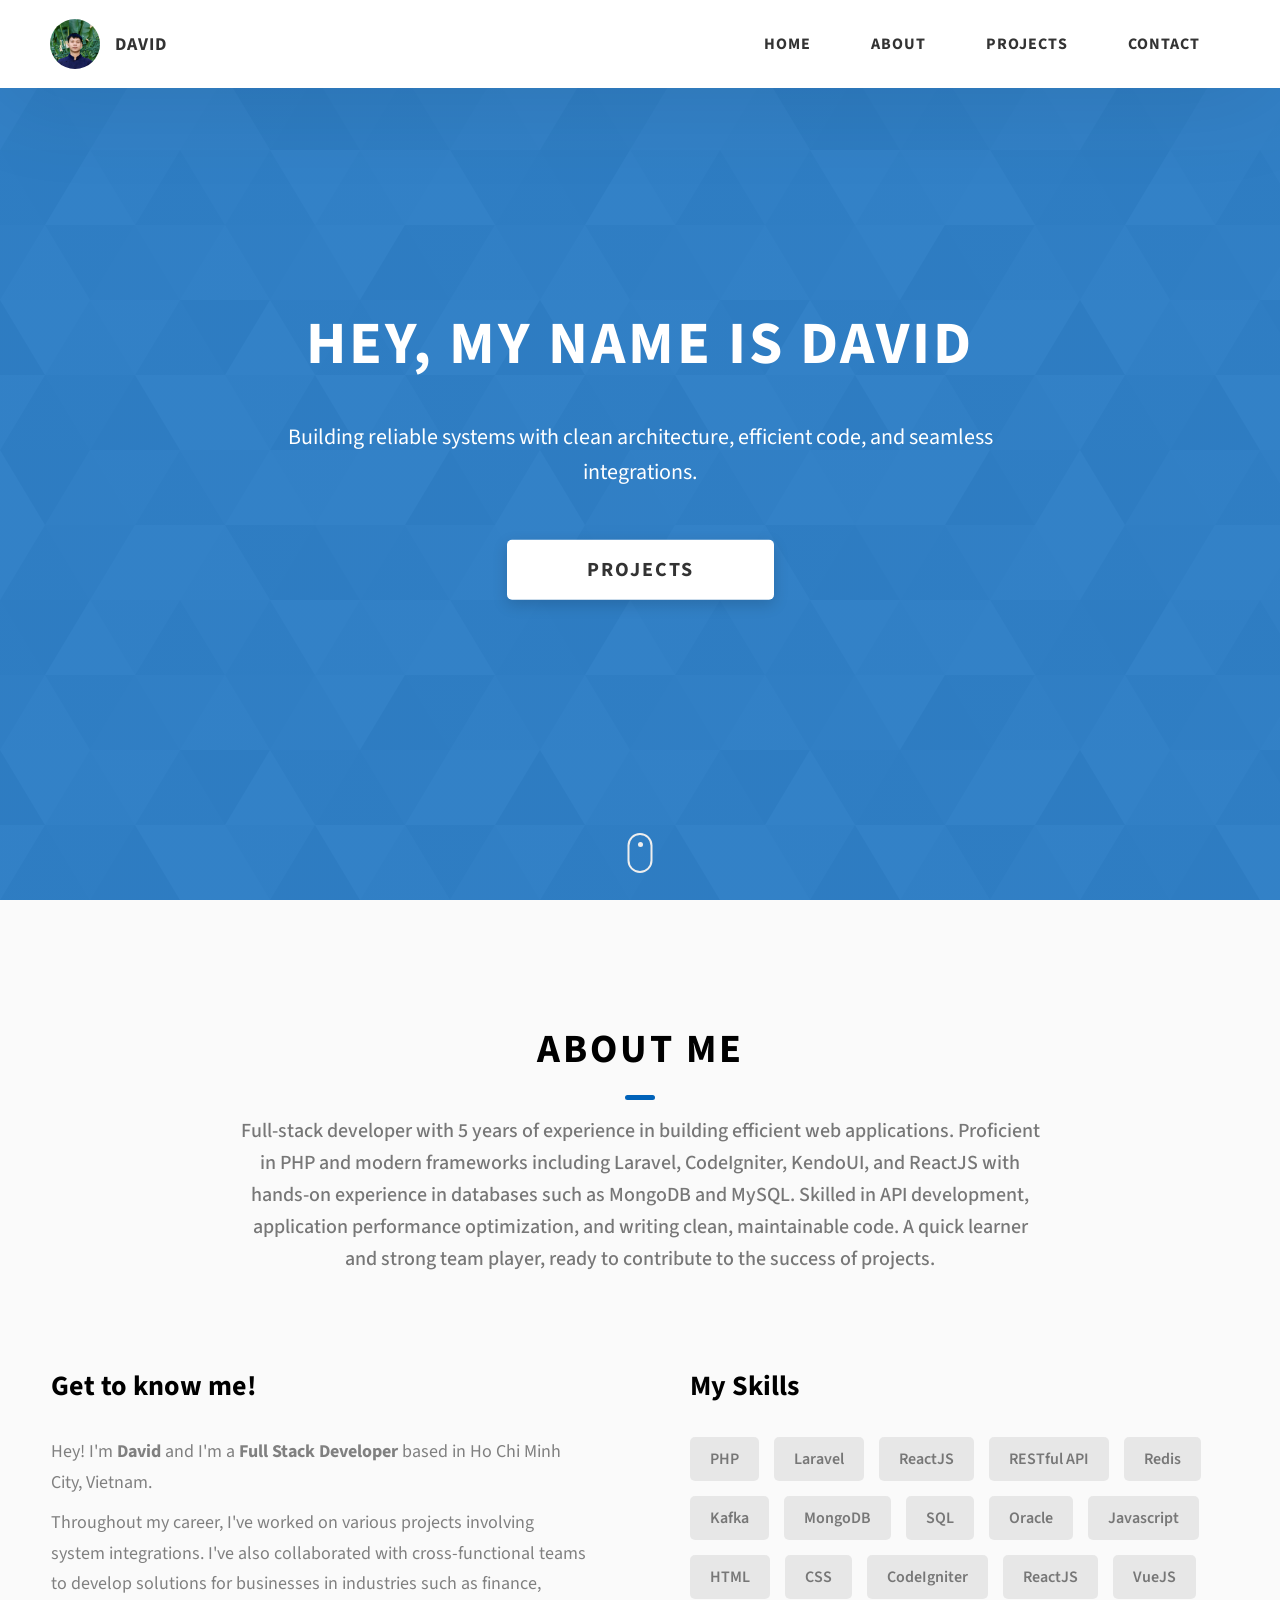
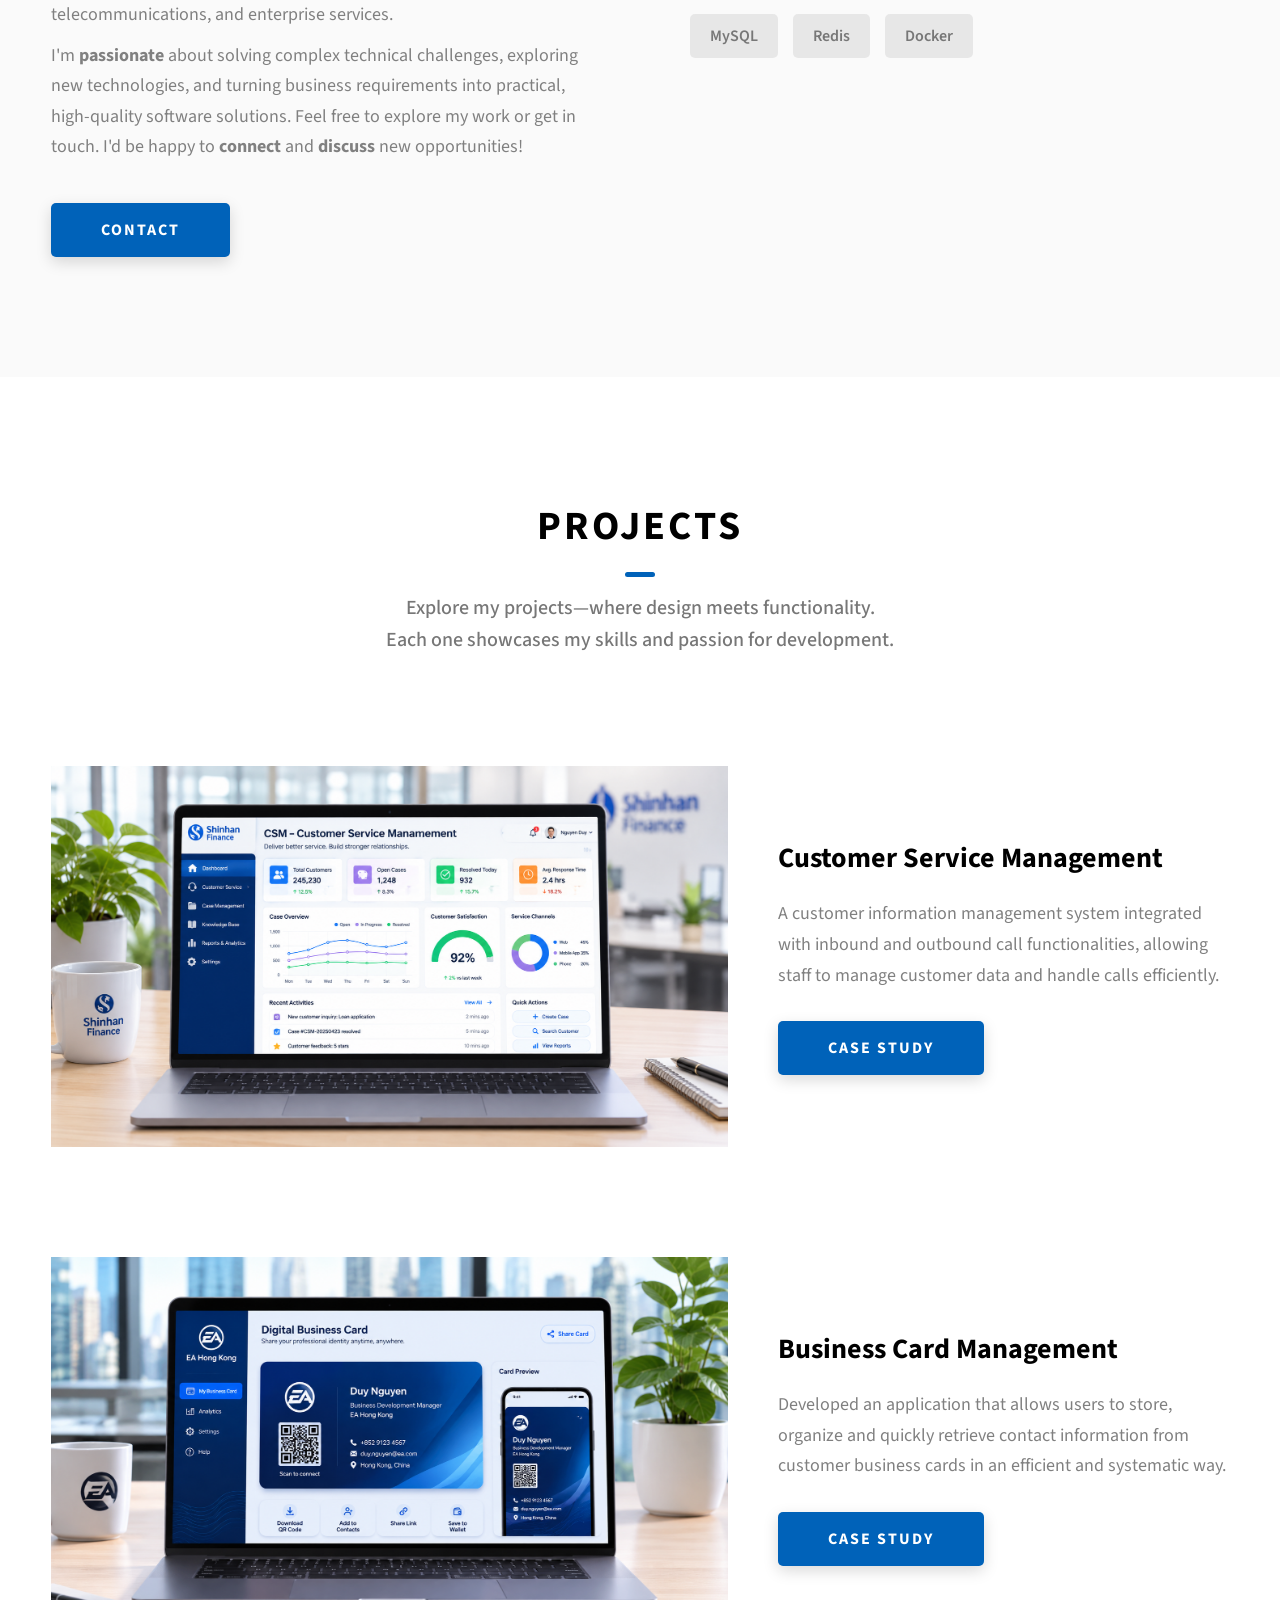
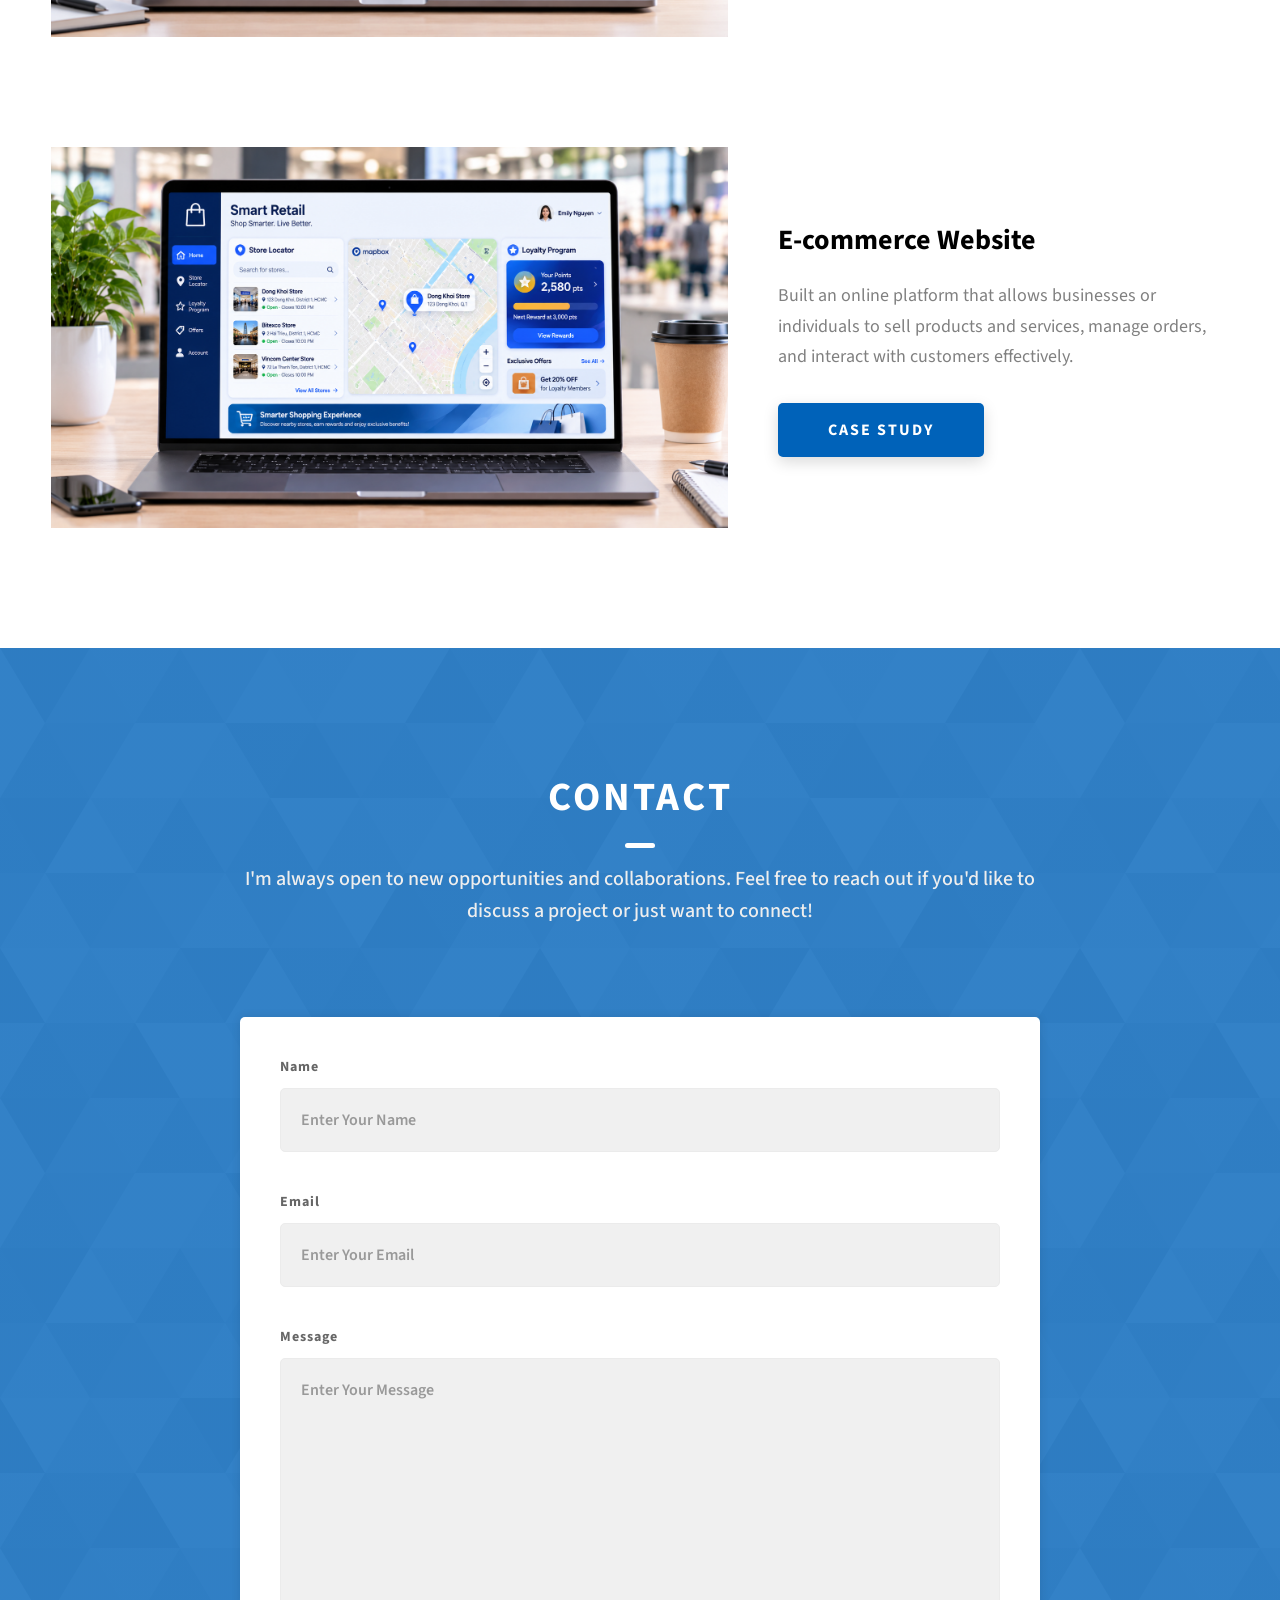
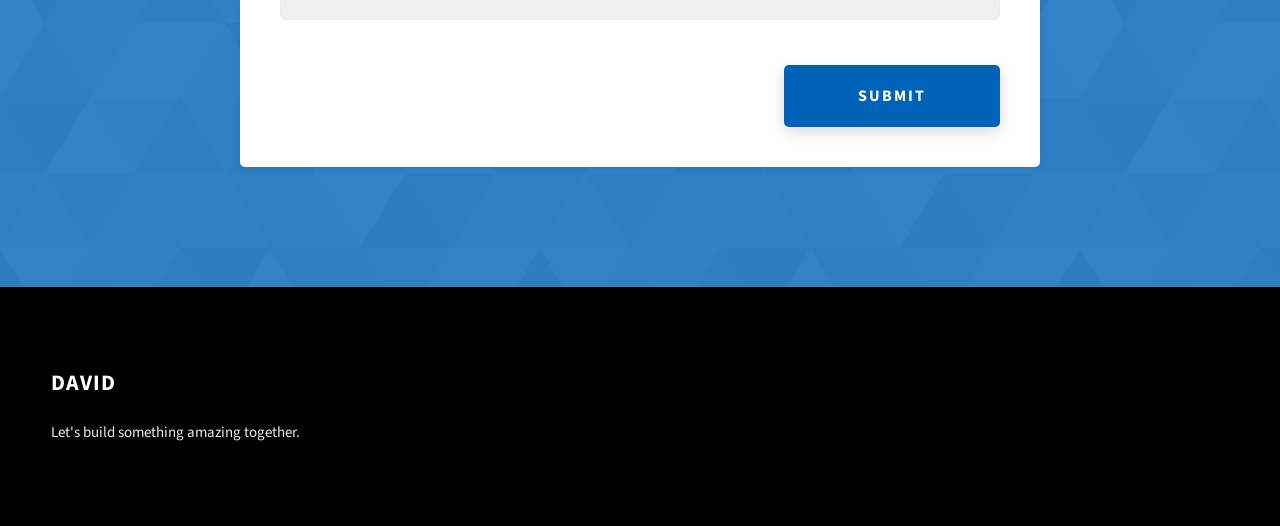
<file: index.html>
<!DOCTYPE html>
<html lang="en">
  <head>
    <meta charset="UTF-8" />
    <meta name="viewport" content="width=device-width, initial-scale=1.0" />
    <meta http-equiv="X-UA-Compatible" content="ie=edge" />
    <title>NguyenDuy</title>
    <meta name="description" content="Portfolio Template for Developer" />

    <link rel="stylesheet" href="css/style.css" />

    <link rel="preconnect" href="https://fonts.googleapis.com" />
    <link rel="preconnect" href="https://fonts.gstatic.com" crossorigin />
    <link
      href="https://fonts.googleapis.com/css2?family=Source+Sans+Pro:wght@400;600;700;900&display=swap"
      rel="stylesheet"
    />
  </head>
  <body>
    <header class="header">
      <div class="header__content">
        <div class="header__logo-container">
          <div class="header__logo-img-cont">
            <img
              src="./assets/png/dd.png"
              alt="Ram Maheshwari Logo Image"
              class="header__logo-img"
            />
          </div>
          <span class="header__logo-sub">David</span>
        </div>
        <div class="header__main">
          <ul class="header__links">
            <li class="header__link-wrapper">
              <a href="./index.html" class="header__link"> Home </a>
            </li>
            <li class="header__link-wrapper">
              <a href="./index.html#about" class="header__link">About </a>
            </li>
            <li class="header__link-wrapper">
              <a href="./index.html#projects" class="header__link">
                Projects
              </a>
            </li>
            <li class="header__link-wrapper">
              <a href="./index.html#contact" class="header__link"> Contact </a>
            </li>
          </ul>
          <div class="header__main-ham-menu-cont">
            <img
              src="./assets/svg/ham-menu.svg"
              alt="hamburger menu"
              class="header__main-ham-menu"
            />
            <img
              src="./assets/svg/ham-menu-close.svg"
              alt="hamburger menu close"
              class="header__main-ham-menu-close d-none"
            />
          </div>
        </div>
      </div>
      <div class="header__sm-menu">
        <div class="header__sm-menu-content">
          <ul class="header__sm-menu-links">
            <li class="header__sm-menu-link">
              <a href="./index.html"> Home </a>
            </li>

            <li class="header__sm-menu-link">
              <a href="./index.html#about"> About </a>
            </li>

            <li class="header__sm-menu-link">
              <a href="./index.html#projects"> Projects </a>
            </li>

            <li class="header__sm-menu-link">
              <a href="./index.html#contact"> Contact </a>
            </li>
          </ul>
        </div>
      </div>
    </header>
    <section class="home-hero">
      <div class="home-hero__content">
        <h1 class="heading-primary">Hey, My name is David</h1>
        <div class="home-hero__info">
          <p class="text-primary">
            Building reliable systems with clean architecture, efficient code, and seamless integrations.
          </p>
        </div>
        <div class="home-hero__cta">
          <a href="./#projects" class="btn btn--bg">Projects</a>
        </div>
      </div>
  
      <div class="home-hero__mouse-scroll-cont">
        <div class="mouse"></div>
      </div>
    </section>
    <section id="about" class="about sec-pad">
      <div class="main-container">
        <h2 class="heading heading-sec heading-sec__mb-med">
          <span class="heading-sec__main">About Me</span>
          <span class="heading-sec__sub">
            Full-stack developer with 5 years of experience in building efficient web applications. Proficient in PHP and modern frameworks
            including Laravel, CodeIgniter, KendoUI, and ReactJS with hands-on experience in databases such as MongoDB and MySQL. Skilled
            in API development, application performance optimization, and writing clean, maintainable code. A quick learner and strong team
            player, ready to contribute to the success of projects.
          </span>
        </h2>
        <div class="about__content">
          <div class="about__content-main">
            <h3 class="about__content-title">Get to know me!</h3>
            <div class="about__content-details">
              <p class="about__content-details-para">
                Hey! I'm
                <strong>David</strong>
                and I'm a <strong>Full Stack Developer</strong> based in
                Ho Chi Minh City, Vietnam.
              </p>
              <p class="about__content-details-para">
                Throughout my career, I've worked on various projects involving system integrations. I've also collaborated with cross-functional teams to develop solutions for businesses in industries such as finance, telecommunications, and enterprise services.
              </p>
              <p class="about__content-details-para">
                I'm <strong>passionate</strong> about solving complex technical challenges, exploring new technologies, and turning business requirements into practical, high-quality software solutions.
                Feel free to explore my work or get in touch. I'd be happy to <strong>connect</strong> and <strong>discuss</strong> new opportunities!

              </p>

              
            </div>
            <a href="./#contact" class="btn btn--med btn--theme dynamicBgClr"
              >Contact</a
            >
          </div>
          <div class="about__content-skills">
            <h3 class="about__content-title">My Skills</h3>
            <div class="skills">
              <div class="skills__skill">PHP</div>
              <div class="skills__skill">Laravel</div>
              <div class="skills__skill">ReactJS</div>
              <div class="skills__skill">RESTful API</div>
              <div class="skills__skill">Redis</div>
              <div class="skills__skill">Kafka</div>
              <div class="skills__skill">MongoDB</div>
              <div class="skills__skill">SQL</div>
              <div class="skills__skill">Oracle</div>
              <div class="skills__skill">Javascript</div>
              <div class="skills__skill">HTML</div>
              <div class="skills__skill">CSS</div>
              <div class="skills__skill">CodeIgniter</div>
              <div class="skills__skill">ReactJS</div>
              <div class="skills__skill">VueJS</div>
              <div class="skills__skill">MySQL</div>
              <div class="skills__skill">Redis</div>
              <div class="skills__skill">Docker</div>
            </div>
          </div>
        </div>
      </div>
    </section>
    <section id="projects" class="projects sec-pad">
      <div class="main-container">
        <h2 class="heading heading-sec heading-sec__mb-bg">
          <span class="heading-sec__main">Projects</span>
          <span class="heading-sec__sub">
            Explore my projects—where design meets functionality.</br>
            Each one showcases my skills and passion for development.
          </span>
        </h2>

        <div class="projects__content">
          <div class="projects__row">
            <div class="projects__row-img-cont">
              <img
                src="./assets/png/sh.png"
                alt="Software Screenshot"
                class="projects__row-img"
                loading="lazy"
              />
            </div>
            <div class="projects__row-content">
              <h3 class="projects__row-content-title">Customer Service Management</h3>
              <p class="projects__row-content-desc">
                A customer information management system integrated with inbound and outbound call
functionalities, allowing staff to manage customer data and handle calls efficiently.
              </p>
              <a
                href="./project-1.html"
                class="btn btn--med btn--theme dynamicBgClr"
                target="_blank"
                >Case Study</a
              >
            </div>
          </div>
          <div class="projects__row">
            <div class="projects__row-img-cont">
              <img
                src="./assets/png/ea.png"
                alt="Software Screenshot"
                class="projects__row-img"
                loading="lazy"
              />
            </div>
            <div class="projects__row-content">
              <h3 class="projects__row-content-title">Business Card Management</h3>
              <p class="projects__row-content-desc">
                 Developed an application that allows users to store, organize and quickly retrieve contact information
from customer business cards in an efficient and systematic way.
              </p>
              <a
                href="./project-2.html"
                class="btn btn--med btn--theme dynamicBgClr"
                target="_blank"
                >Case Study</a
              >
            </div>
          </div>
          <div class="projects__row">
            <div class="projects__row-img-cont">
              <img
                src="./assets/png/suc.png"
                alt="Software Screenshot"
                class="projects__row-img"
                loading="lazy"
              />
            </div>
            <div class="projects__row-content">
              <h3 class="projects__row-content-title">E-commerce Website</h3>
              <p class="projects__row-content-desc">
                Built an online platform that allows businesses or individuals to sell products and services, manage orders,
and interact with customers effectively.
              </p>
              <a
                href="./project-3.html"
                class="btn btn--med btn--theme dynamicBgClr"
                target="_blank"
                >Case Study</a
              >
            </div>
          </div>
        </div>
      </div>
    </section>
    <section id="contact" class="contact sec-pad dynamicBg">
      <div class="main-container">
        <h2 class="heading heading-sec heading-sec__mb-med">
          <span class="heading-sec__main heading-sec__main--lt">Contact</span>
          <span class="heading-sec__sub heading-sec__sub--lt">
             I'm always open to new opportunities and collaborations. Feel free to reach out if you'd like to discuss a project or just want to connect!
          </span>
        </h2>
        <div class="contact__form-container">
          <form action="#" class="contact__form">
            <div class="contact__form-field">
              <label class="contact__form-label" for="name">Name</label>
              <input
                required
                placeholder="Enter Your Name"
                type="text"
                class="contact__form-input"
                name="name"
                id="name"
              />
            </div>
            <div class="contact__form-field">
              <label class="contact__form-label" for="email">Email</label>
              <input
                required
                placeholder="Enter Your Email"
                type="text"
                class="contact__form-input"
                name="email"
                id="email"
              />
            </div>
            <div class="contact__form-field">
              <label class="contact__form-label" for="message">Message</label>
              <textarea
                required
                cols="30"
                rows="10"
                class="contact__form-input"
                placeholder="Enter Your Message"
                name="message"
                id="message"
              ></textarea>
            </div>
            <button type="submit" class="btn btn--theme contact__btn">
              Submit
            </button>
          </form>
        </div>
      </div>
    </section>
    <footer class="main-footer">
      <div class="main-container">
        <div class="main-footer__upper">
          <div class="main-footer__row main-footer__row-1">
            
          </div>
          <div class="main-footer__row main-footer__row-2">
            <h4 class="heading heading-sm text-lt">David</h4>
            <p class="main-footer__short-desc">
              Let's build something amazing together.
            </p>
          </div>
        </div>

   
      </div>
    </footer>

    <script src="./index.js"></script>
  </body>
</html>
</file>
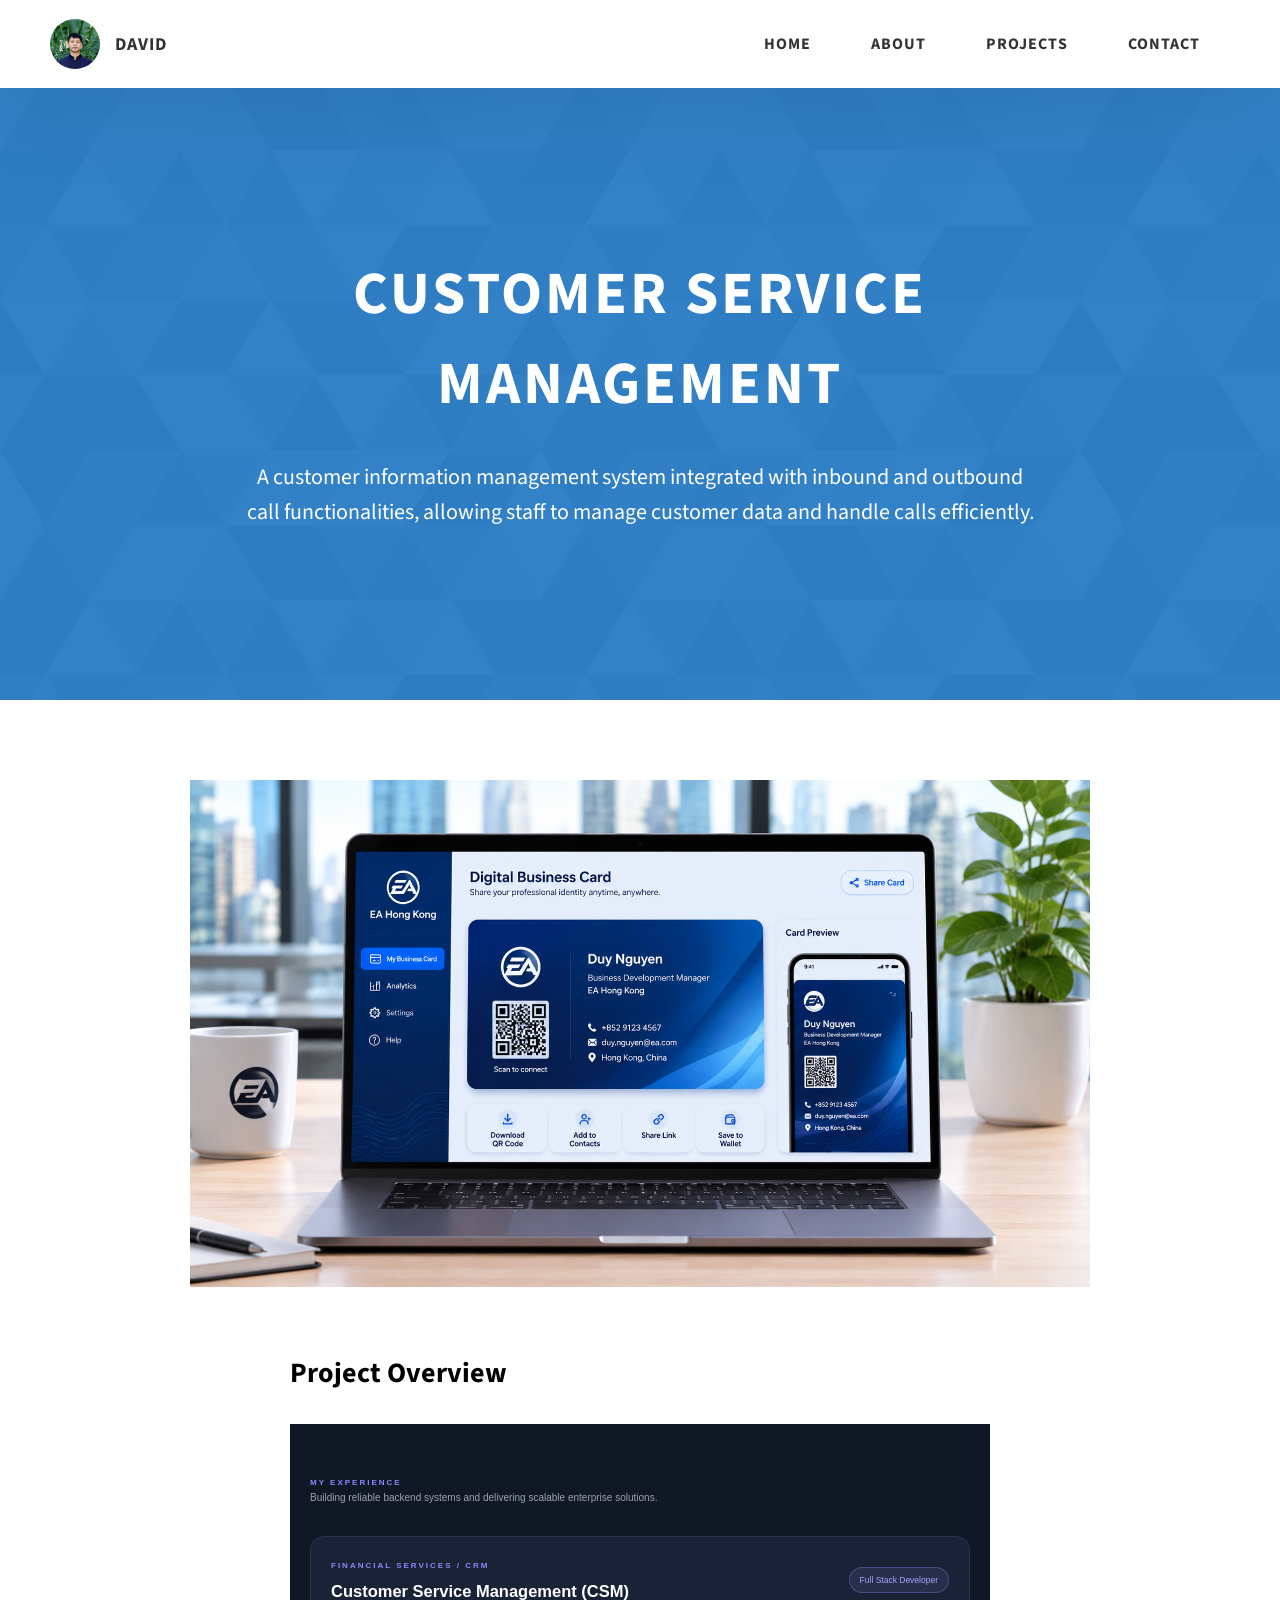
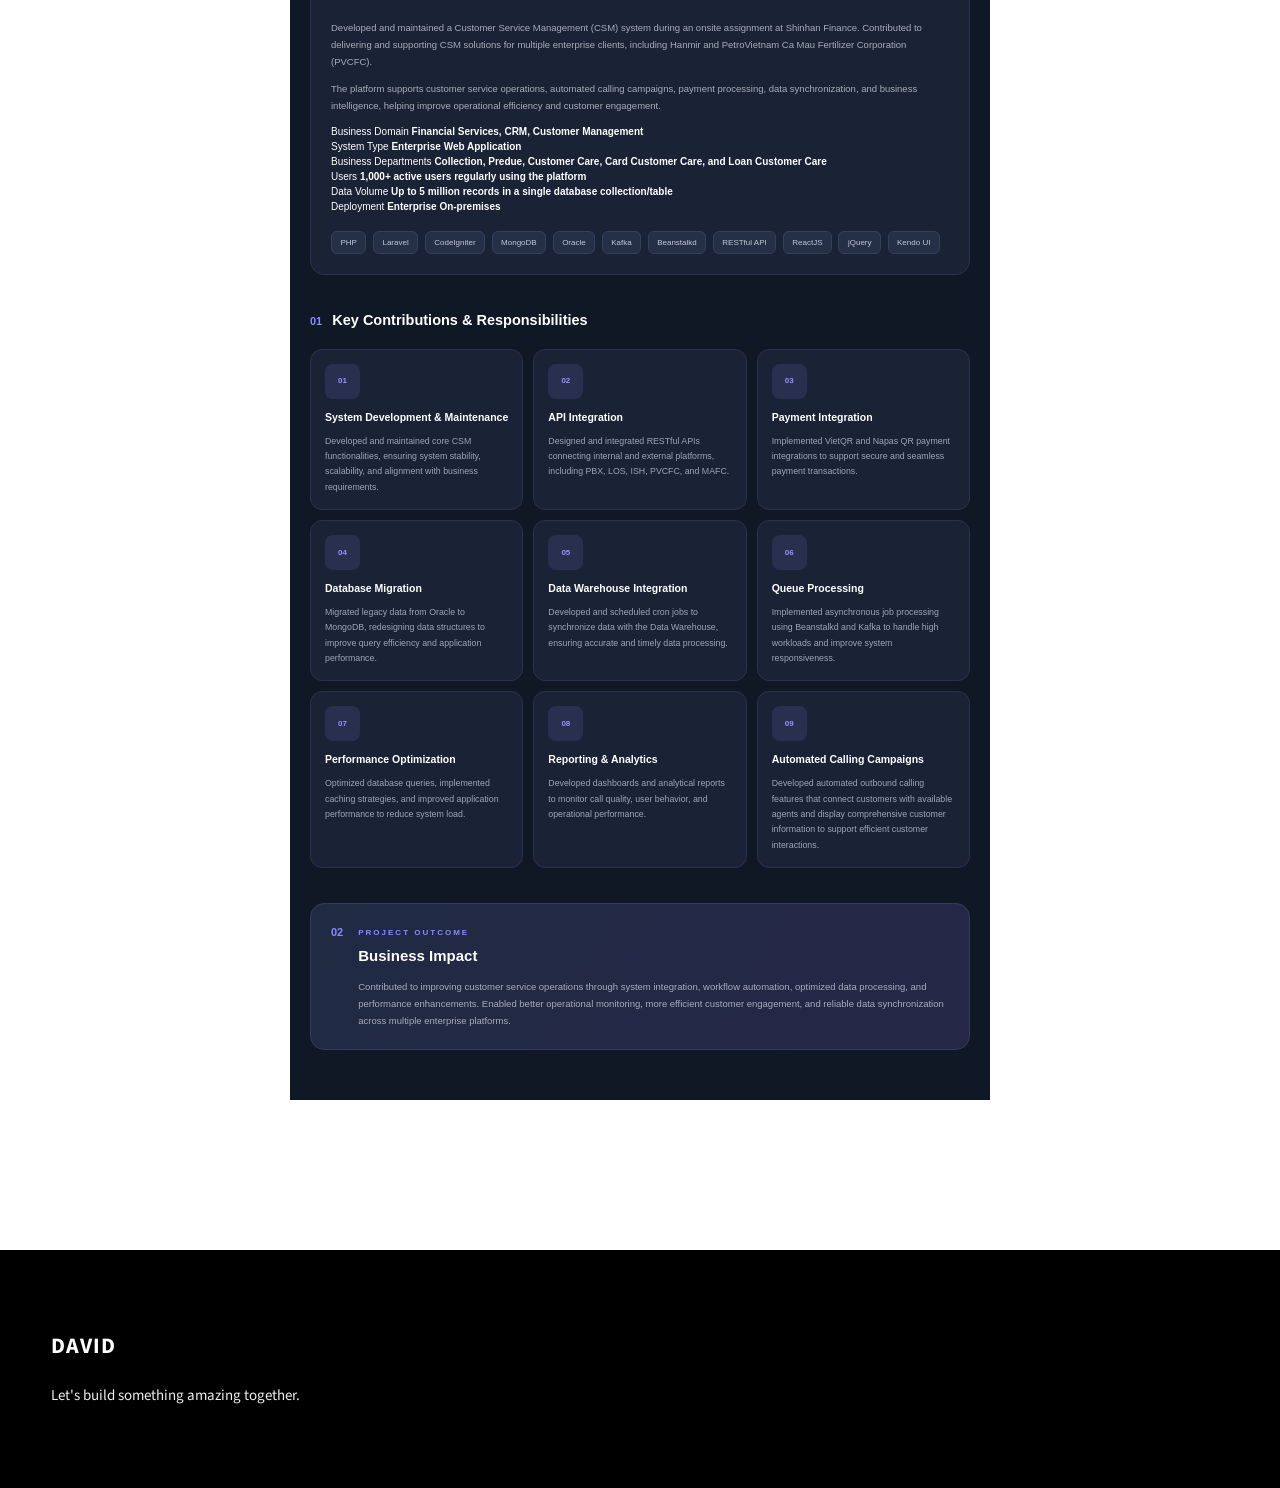
<file: project-1.html>
<!doctype html>
<html lang="en">
  <head>
    <meta charset="UTF-8" />
    <meta name="viewport" content="width=device-width, initial-scale=1.0" />
    <meta http-equiv="X-UA-Compatible" content="ie=edge" />
    <title>NguyenDuy</title>
    <meta name="description" content="Case study page of Project" />

    <link rel="stylesheet" href="css/style.css" />

    <link rel="preconnect" href="https://fonts.googleapis.com" />
    <link rel="preconnect" href="https://fonts.gstatic.com" crossorigin />
    <link
      href="https://fonts.googleapis.com/css2?family=Source+Sans+Pro:wght@400;600;700;900&display=swap"
      rel="stylesheet"
    />
  </head>
  <body>
    <header class="header">
      <div class="header__content">
        <div class="header__logo-container">
          <div class="header__logo-img-cont">
            <img
              src="./assets/png/dd.png"
              alt="Ram Maheshwari Logo Image"
              class="header__logo-img"
            />
          </div>
          <span class="header__logo-sub">David</span>
        </div>
        <div class="header__main">
          <ul class="header__links">
            <li class="header__link-wrapper">
              <a href="./index.html" class="header__link"> Home </a>
            </li>
            <li class="header__link-wrapper">
              <a href="./index.html#about" class="header__link">About </a>
            </li>
            <li class="header__link-wrapper">
              <a href="./index.html#projects" class="header__link">
                Projects
              </a>
            </li>
            <li class="header__link-wrapper">
              <a href="./index.html#contact" class="header__link"> Contact </a>
            </li>
          </ul>
          <div class="header__main-ham-menu-cont">
            <img
              src="./assets/svg/ham-menu.svg"
              alt="hamburger menu"
              class="header__main-ham-menu"
            />
            <img
              src="./assets/svg/ham-menu-close.svg"
              alt="hamburger menu close"
              class="header__main-ham-menu-close d-none"
            />
          </div>
        </div>
      </div>
      <div class="header__sm-menu">
        <div class="header__sm-menu-content">
          <ul class="header__sm-menu-links">
            <li class="header__sm-menu-link">
              <a href="./index.html"> Home </a>
            </li>

            <li class="header__sm-menu-link">
              <a href="./index.html#about"> About </a>
            </li>

            <li class="header__sm-menu-link">
              <a href="./index.html#projects"> Projects </a>
            </li>

            <li class="header__sm-menu-link">
              <a href="./index.html#contact"> Contact </a>
            </li>
          </ul>
        </div>
      </div>
    </header>
    <section class="project-cs-hero">
      <div class="project-cs-hero__content">
        <h1 class="heading-primary">Customer Service Management</h1>
        <div class="project-cs-hero__info">
          <p class="text-primary">
            A customer information management system integrated with inbound and
            outbound call functionalities, allowing staff to manage customer
            data and handle calls efficiently.
          </p>
        </div>
      </div>
    </section>
    <section class="project-details">
      <div class="main-container">
        <div class="project-details__content">
          <div class="project-details__showcase-img-cont">
            <img
              src="./assets/png/ea.png"
              alt="Project Image"
              class="project-details__showcase-img"
            />
          </div>
          <div class="project-details__content-main">
            <div class="project-details__desc">
              <h3 class="project-details__content-title">Project Overview</h3>

              <section class="project-overview" id="projects">
                <div class="project-container">
                  <!-- Section Header -->
                  <div class="section-header">
                    <span class="section-label">MY EXPERIENCE</span>
                    <p>
                      Building reliable backend systems and delivering scalable
                      enterprise solutions.
                    </p>
                  </div>

                  <!-- Project Introduction -->
                  <div class="project-intro">
                    <div class="project-heading">
                      <div>
                        <span class="project-category"
                          >FINANCIAL SERVICES / CRM</span
                        >
                        <h3>Customer Service Management (CSM)</h3>
                      </div>
                      <span class="project-role">Full Stack Developer</span>
                    </div>

                    <p>
                      Developed and maintained a Customer Service Management
                      (CSM) system during an onsite assignment at Shinhan
                      Finance. Contributed to delivering and supporting CSM
                      solutions for multiple enterprise clients, including
                      Hanmir and PetroVietnam Ca Mau Fertilizer Corporation
                      (PVCFC).
                    </p>

                    <p>
                      The platform supports customer service operations,
                      automated calling campaigns, payment processing, data
                      synchronization, and business intelligence, helping
                      improve operational efficiency and customer engagement.
                    </p>
                    <div class="project-meta">
                      <div>
                        <span class="meta-label">Business Domain</span>
                        <strong>Financial Services, CRM, Customer Management</strong>
                      </div>

                      <div>
                        <span class="meta-label">System Type</span>
                        <strong>Enterprise Web Application</strong>
                      </div>
                      <div>
                        <span class="meta-label">Business Departments</span>
                        <strong>Collection, Predue, Customer Care, Card Customer Care, and Loan Customer Care</strong>
                      </div>

                      <div>
                        <span class="meta-label">Users</span>
                        <strong>1,000+ active users regularly using the platform</strong>
                      </div>
                      <div>
                        <span class="meta-label">Data Volume</span>
                        <strong>Up to 5 million records in a single database collection/table</strong>
                      </div>
                      <div>
                        <span class="meta-label">Deployment</span>
                        <strong>Enterprise On-premises</strong>
                      </div>
                    </div>

                    <!-- Technologies -->
                    <div class="tech-stack">
                      <span>PHP</span>
                      <span>Laravel</span>
                      <span>CodeIgniter</span>
                      <span>MongoDB</span>
                      <span>Oracle</span>
                      <span>Kafka</span>
                      <span>Beanstalkd</span>
                      <span>RESTful API</span>
                      <span>ReactJS</span>
                      <span>jQuery</span>
                      <span>Kendo UI</span>
                    </div>
                  </div>

                  <!-- Key Contributions -->
                  <div class="contribution-section">
                    <div class="subsection-heading">
                      <span>01</span>
                      <h3>Key Contributions & Responsibilities</h3>
                    </div>

                    <div class="contribution-grid">
                      <div class="contribution-card">
                        <div class="card-icon">01</div>
                        <h4>System Development & Maintenance</h4>
                        <p>
                          Developed and maintained core CSM functionalities,
                          ensuring system stability, scalability, and alignment
                          with business requirements.
                        </p>
                      </div>

                      <div class="contribution-card">
                        <div class="card-icon">02</div>
                        <h4>API Integration</h4>
                        <p>
                          Designed and integrated RESTful APIs connecting
                          internal and external platforms, including PBX, LOS,
                          ISH, PVCFC, and MAFC.
                        </p>
                      </div>

                      <div class="contribution-card">
                        <div class="card-icon">03</div>
                        <h4>Payment Integration</h4>
                        <p>
                          Implemented VietQR and Napas QR payment integrations
                          to support secure and seamless payment transactions.
                        </p>
                      </div>

                      <div class="contribution-card">
                        <div class="card-icon">04</div>
                        <h4>Database Migration</h4>
                        <p>
                          Migrated legacy data from Oracle to MongoDB,
                          redesigning data structures to improve query
                          efficiency and application performance.
                        </p>
                      </div>

                      <div class="contribution-card">
                        <div class="card-icon">05</div>
                        <h4>Data Warehouse Integration</h4>
                        <p>
                          Developed and scheduled cron jobs to synchronize data
                          with the Data Warehouse, ensuring accurate and timely
                          data processing.
                        </p>
                      </div>

                      <div class="contribution-card">
                        <div class="card-icon">06</div>
                        <h4>Queue Processing</h4>
                        <p>
                          Implemented asynchronous job processing using
                          Beanstalkd and Kafka to handle high workloads and
                          improve system responsiveness.
                        </p>
                      </div>

                      <div class="contribution-card">
                        <div class="card-icon">07</div>
                        <h4>Performance Optimization</h4>
                        <p>
                          Optimized database queries, implemented caching
                          strategies, and improved application performance to
                          reduce system load.
                        </p>
                      </div>

                      <div class="contribution-card">
                        <div class="card-icon">08</div>
                        <h4>Reporting & Analytics</h4>
                        <p>
                          Developed dashboards and analytical reports to monitor
                          call quality, user behavior, and operational
                          performance.
                        </p>
                      </div>

                      <div class="contribution-card">
                        <div class="card-icon">09</div>
                        <h4>Automated Calling Campaigns</h4>
                        <p>
                          Developed automated outbound calling features that
                          connect customers with available agents and display
                          comprehensive customer information to support
                          efficient customer interactions.
                        </p>
                      </div>
                    </div>
                  </div>

                  <!-- Business Impact -->
                  <div class="business-impact">
                    <div class="impact-number">02</div>

                    <div class="impact-content">
                      <span class="project-category">PROJECT OUTCOME</span>
                      <h3>Business Impact</h3>
                      <p>
                        Contributed to improving customer service operations
                        through system integration, workflow automation,
                        optimized data processing, and performance enhancements.
                        Enabled better operational monitoring, more efficient
                        customer engagement, and reliable data synchronization
                        across multiple enterprise platforms.
                      </p>
                    </div>
                  </div>
                </div>
              </section>
            </div>
          </div>
        </div>
      </div>
    </section>
    <footer class="main-footer">
      <div class="main-container">
        <div class="main-footer__upper">
          <div class="main-footer__row main-footer__row-1"></div>
          <div class="main-footer__row main-footer__row-2">
            <h4 class="heading heading-sm text-lt">David</h4>
            <p class="main-footer__short-desc">
              Let's build something amazing together.
            </p>
          </div>
        </div>
      </div>
    </footer>
    <script src="./index.js"></script>
  </body>
</html>
</file>
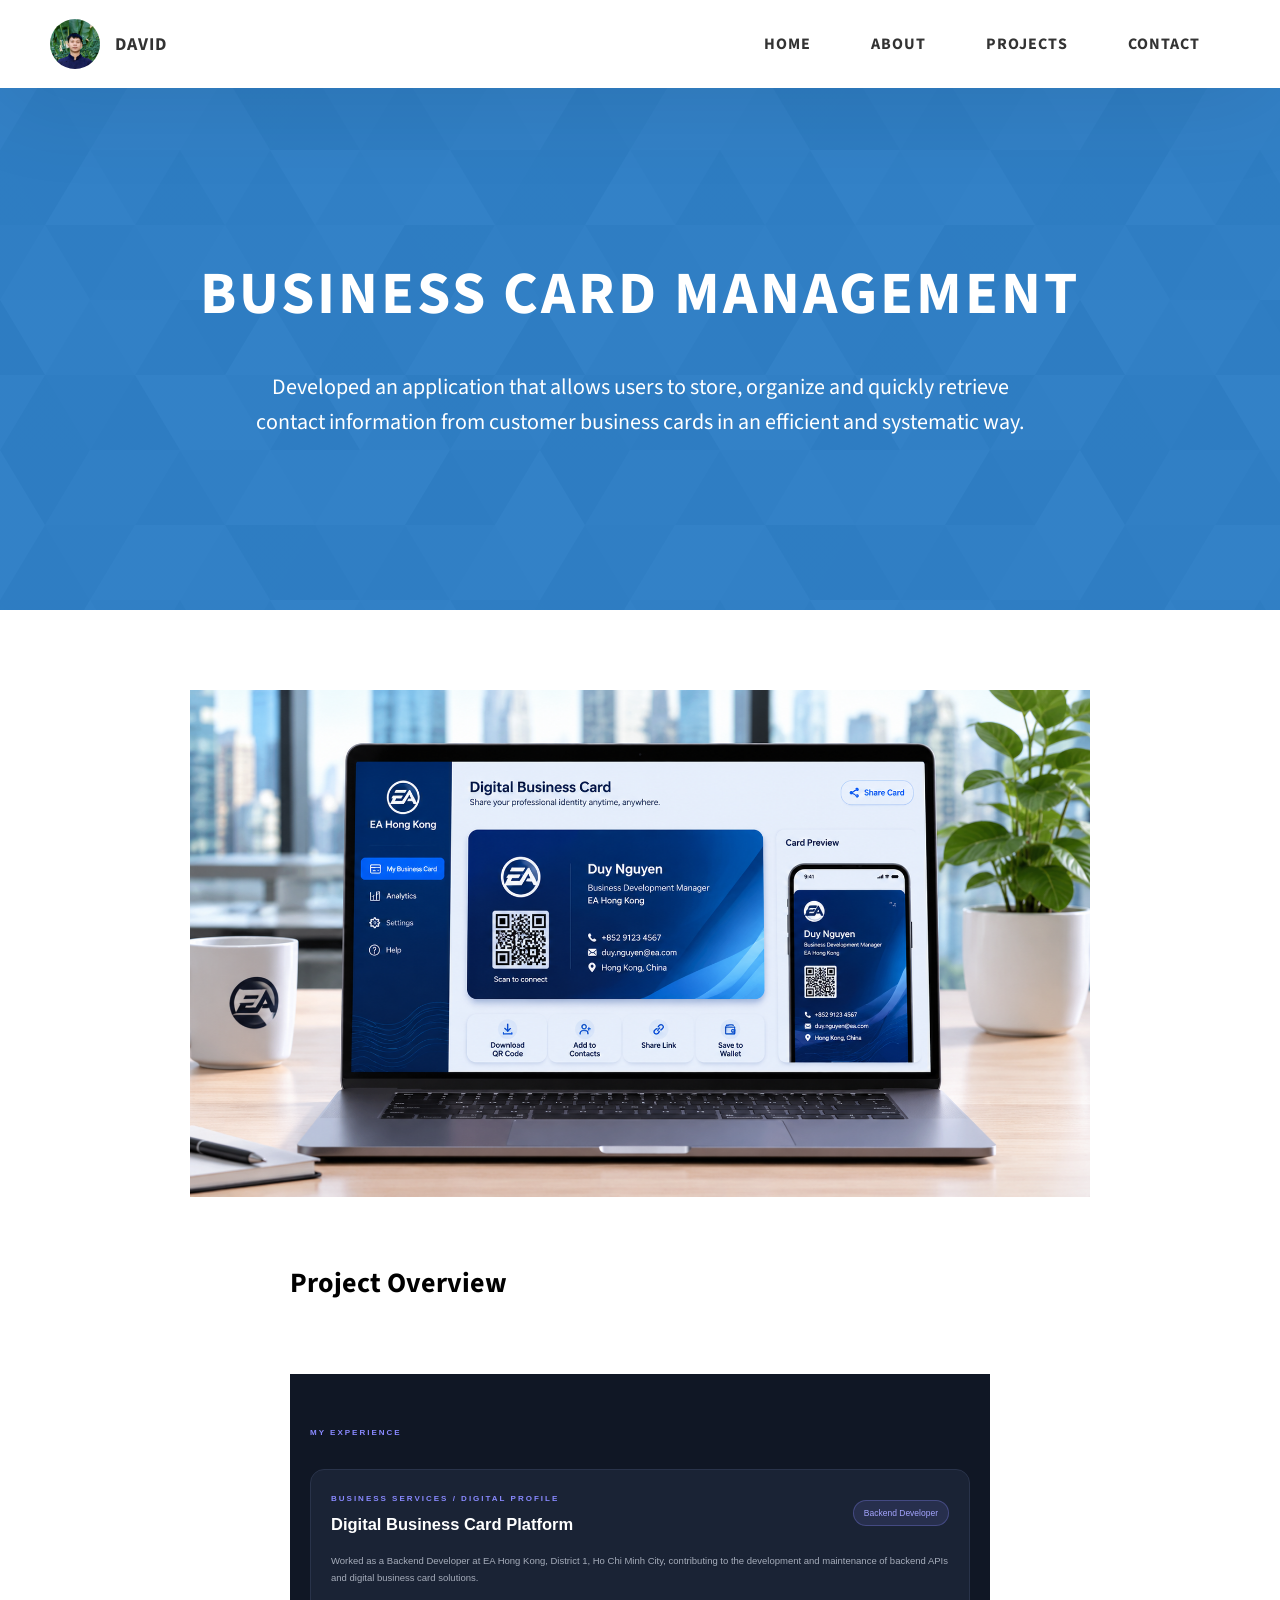
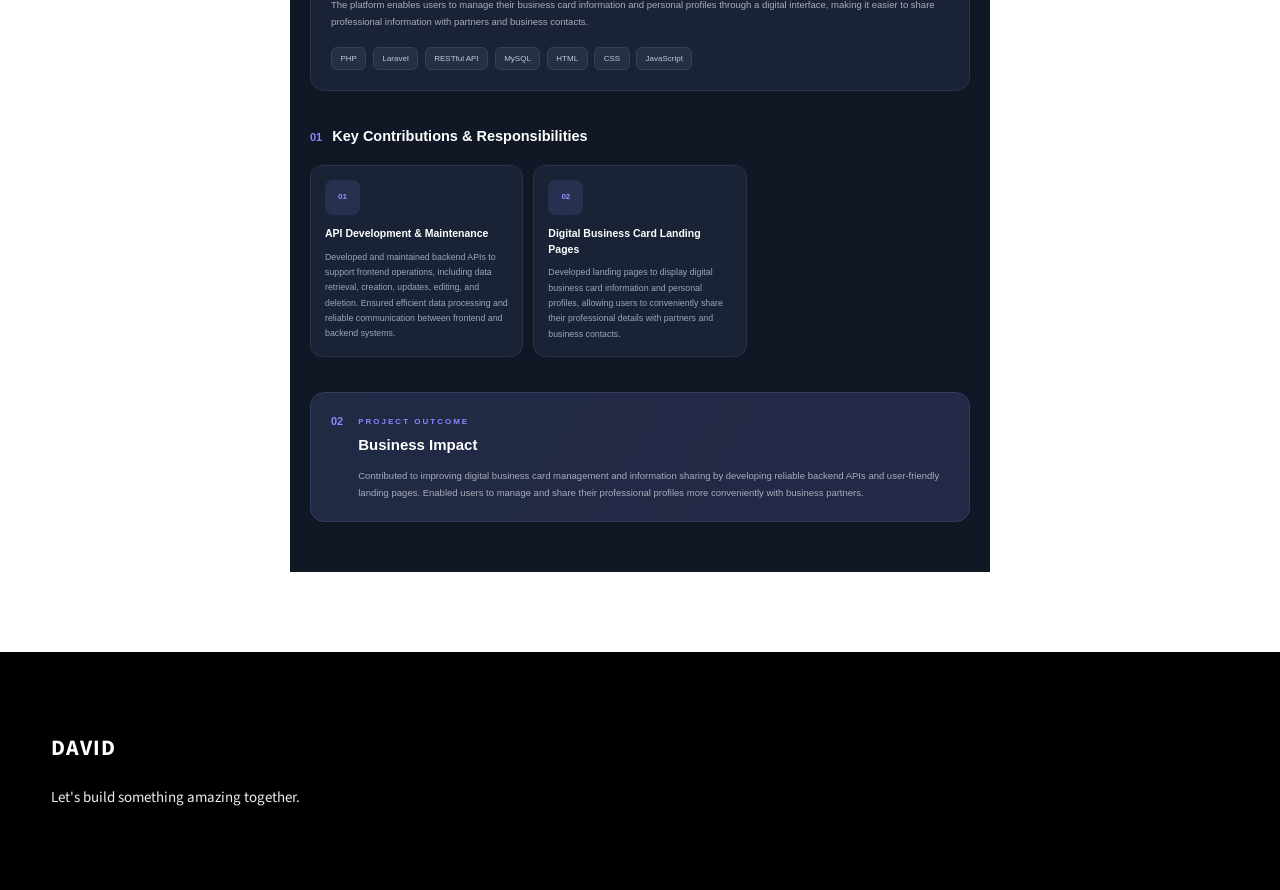
<file: project-2.html>
<!doctype html>
<html lang="en">
  <head>
    <meta charset="UTF-8" />
    <meta name="viewport" content="width=device-width, initial-scale=1.0" />
    <meta http-equiv="X-UA-Compatible" content="ie=edge" />
    <title>NguyenDuy</title>
    <meta name="description" content="Case study page of Project" />

    <link rel="stylesheet" href="css/style.css" />

    <link rel="preconnect" href="https://fonts.googleapis.com" />
    <link rel="preconnect" href="https://fonts.gstatic.com" crossorigin />
    <link
      href="https://fonts.googleapis.com/css2?family=Source+Sans+Pro:wght@400;600;700;900&display=swap"
      rel="stylesheet"
    />
  </head>
  <body>
    <header class="header">
      <div class="header__content">
        <div class="header__logo-container">
          <div class="header__logo-img-cont">
            <img
              src="./assets/png/dd.png"
              alt="Ram Maheshwari Logo Image"
              class="header__logo-img"
            />
          </div>
          <span class="header__logo-sub">David</span>
        </div>
        <div class="header__main">
          <ul class="header__links">
            <li class="header__link-wrapper">
              <a href="./index.html" class="header__link"> Home </a>
            </li>
            <li class="header__link-wrapper">
              <a href="./index.html#about" class="header__link">About </a>
            </li>
            <li class="header__link-wrapper">
              <a href="./index.html#projects" class="header__link">
                Projects
              </a>
            </li>
            <li class="header__link-wrapper">
              <a href="./index.html#contact" class="header__link"> Contact </a>
            </li>
          </ul>
          <div class="header__main-ham-menu-cont">
            <img
              src="./assets/svg/ham-menu.svg"
              alt="hamburger menu"
              class="header__main-ham-menu"
            />
            <img
              src="./assets/svg/ham-menu-close.svg"
              alt="hamburger menu close"
              class="header__main-ham-menu-close d-none"
            />
          </div>
        </div>
      </div>
      <div class="header__sm-menu">
        <div class="header__sm-menu-content">
          <ul class="header__sm-menu-links">
            <li class="header__sm-menu-link">
              <a href="./index.html"> Home </a>
            </li>

            <li class="header__sm-menu-link">
              <a href="./index.html#about"> About </a>
            </li>

            <li class="header__sm-menu-link">
              <a href="./index.html#projects"> Projects </a>
            </li>

            <li class="header__sm-menu-link">
              <a href="./index.html#contact"> Contact </a>
            </li>
          </ul>
        </div>
      </div>
    </header>
    <section class="project-cs-hero">
      <div class="project-cs-hero__content">
        <h1 class="heading-primary">Business Card Management</h1>
        <div class="project-cs-hero__info">
          <p class="text-primary">
            Developed an application that allows users to store, organize and
            quickly retrieve contact information from customer business cards in
            an efficient and systematic way.
          </p>
        </div>
      </div>
    </section>
    <section class="project-details">
      <div class="main-container">
        <div class="project-details__content">
          <div class="project-details__showcase-img-cont">
            <img
                src="./assets/png/ea.png"
              alt="Project Image"
              class="project-details__showcase-img"
            />
          </div>
          <div class="project-details__content-main">
            <div class="project-details__desc">
              <h3 class="project-details__content-title">Project Overview</h3>
            </div>

            <section class="project-overview" id="projects">
              <div class="project-container">
                <!-- Section Header -->
                <div class="section-header">
                  <span class="section-label">MY EXPERIENCE</span>
                </div>

                <!-- PROJECT 02: EA HONG KONG -->
                <div class="project-intro">
                  <div class="project-heading">
                    <div>
                      <span class="project-category">
                        BUSINESS SERVICES / DIGITAL PROFILE
                      </span>
                      <h3>Digital Business Card Platform</h3>
                    </div>

                    <span class="project-role">Backend Developer</span>
                  </div>

                  <p>
                    Worked as a Backend Developer at EA Hong Kong, District 1,
                    Ho Chi Minh City, contributing to the development and
                    maintenance of backend APIs and digital business card
                    solutions.
                  </p>

                  <p>
                    The platform enables users to manage their business card
                    information and personal profiles through a digital
                    interface, making it easier to share professional
                    information with partners and business contacts.
                  </p>

                  <!-- Technologies -->
                  <div class="tech-stack">
                    <span>PHP</span>
                    <span>Laravel</span>
                    <span>RESTful API</span>
                    <span>MySQL</span>
                    <span>HTML</span>
                    <span>CSS</span>
                    <span>JavaScript</span>
                  </div>
                </div>

                <!-- KEY CONTRIBUTIONS -->
                <div class="contribution-section">
                  <div class="subsection-heading">
                    <span>01</span>
                    <h3>Key Contributions & Responsibilities</h3>
                  </div>

                  <div class="contribution-grid">
                    <div class="contribution-card">
                      <div class="card-icon">01</div>

                      <h4>API Development & Maintenance</h4>

                      <p>
                        Developed and maintained backend APIs to support
                        frontend operations, including data retrieval, creation,
                        updates, editing, and deletion. Ensured efficient data
                        processing and reliable communication between frontend
                        and backend systems.
                      </p>
                    </div>

                    <div class="contribution-card">
                      <div class="card-icon">02</div>

                      <h4>Digital Business Card Landing Pages</h4>

                      <p>
                        Developed landing pages to display digital business card
                        information and personal profiles, allowing users to
                        conveniently share their professional details with
                        partners and business contacts.
                      </p>
                    </div>
                  </div>
                </div>

                <!-- BUSINESS IMPACT -->
                <div class="business-impact">
                  <div class="impact-number">02</div>

                  <div class="impact-content">
                    <span class="project-category">PROJECT OUTCOME</span>

                    <h3>Business Impact</h3>

                    <p>
                      Contributed to improving digital business card management
                      and information sharing by developing reliable backend
                      APIs and user-friendly landing pages. Enabled users to
                      manage and share their professional profiles more
                      conveniently with business partners.
                    </p>
                  </div>
                </div>
              </div>
            </section>
          </div>
        </div>
      </div>
    </section>
    <footer class="main-footer">
      <div class="main-container">
        <div class="main-footer__upper">
          <div class="main-footer__row main-footer__row-1"></div>
          <div class="main-footer__row main-footer__row-2">
            <h4 class="heading heading-sm text-lt">David</h4>
            <p class="main-footer__short-desc">
              Let's build something amazing together.
            </p>
          </div>
        </div>
      </div>
    </footer>
    <script src="./index.js"></script>
  </body>
</html>
</file>
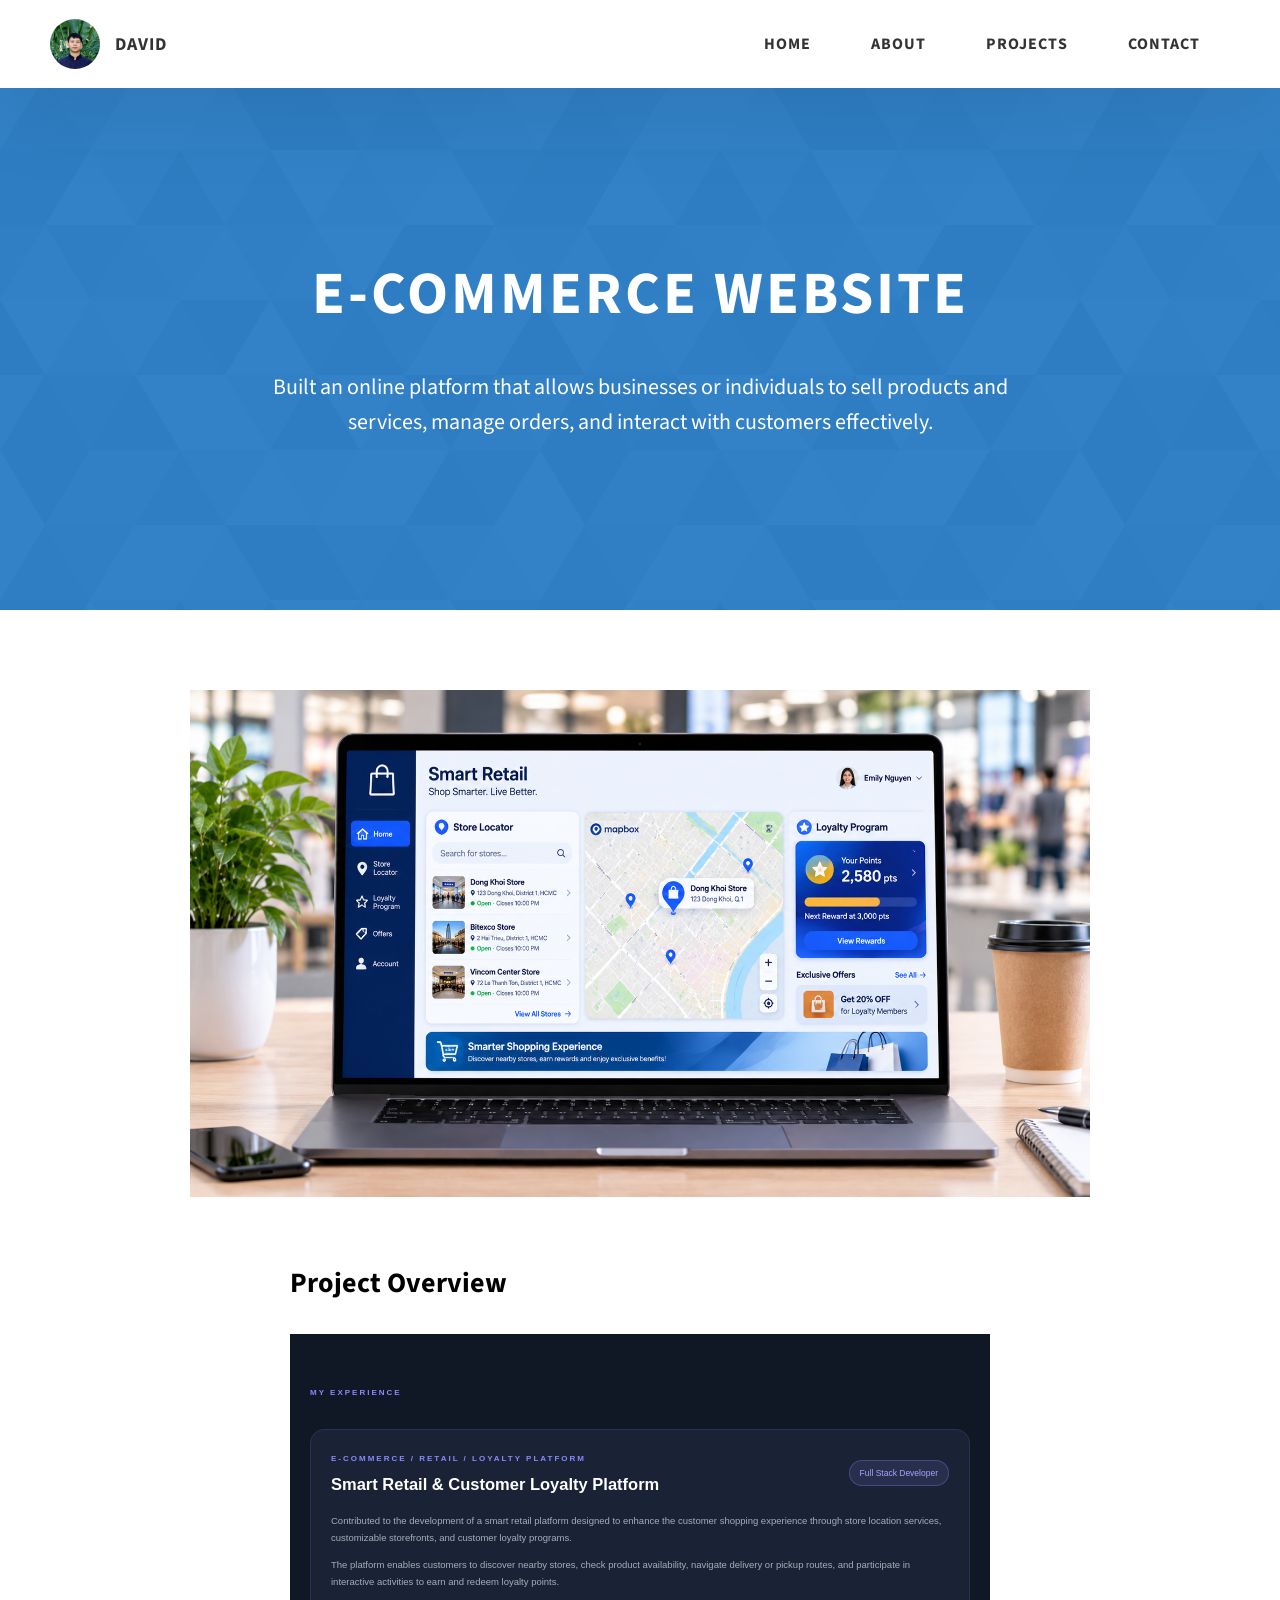
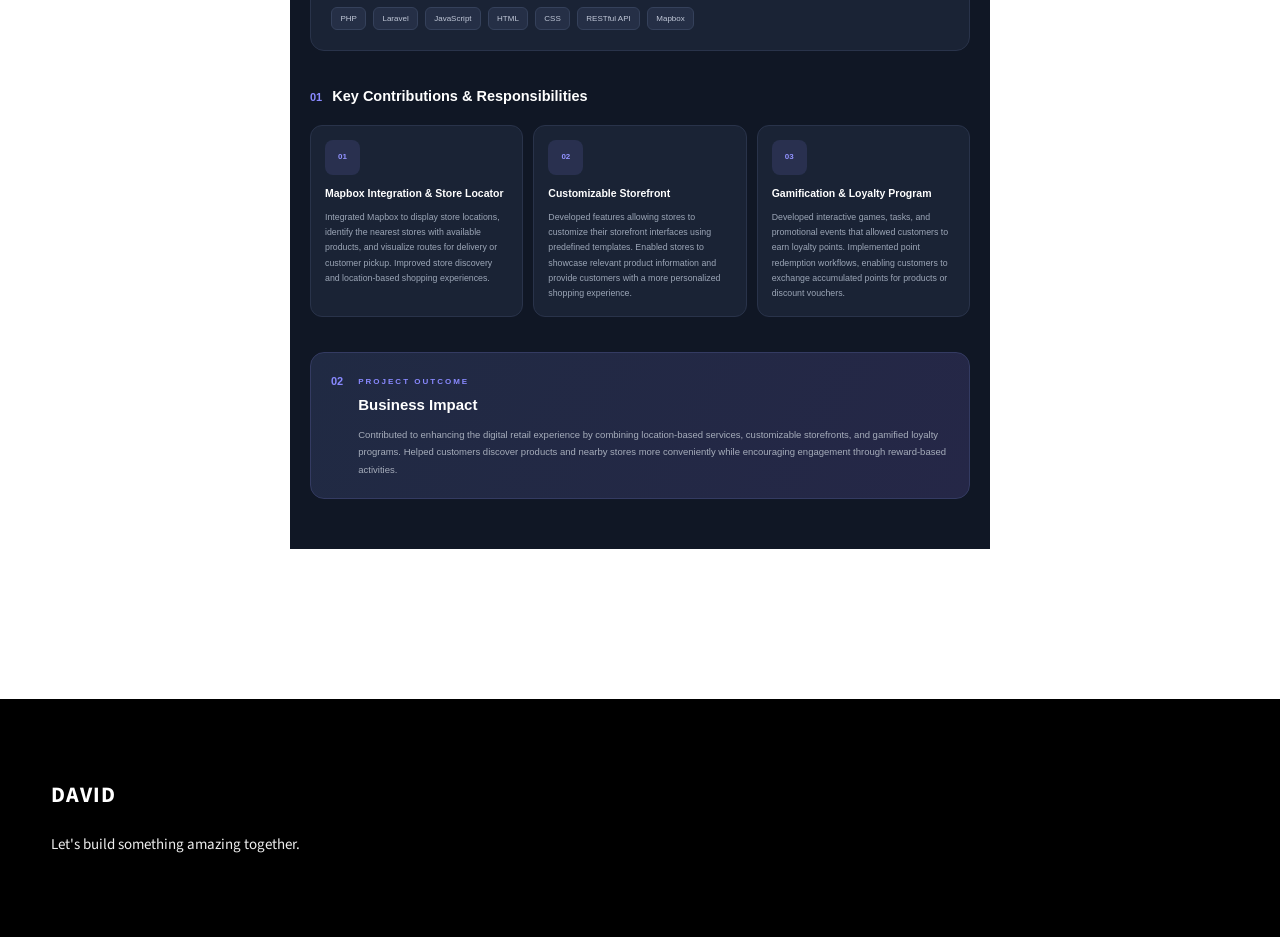
<file: project-3.html>
<!doctype html>
<html lang="en">
  <head>
    <meta charset="UTF-8" />
    <meta name="viewport" content="width=device-width, initial-scale=1.0" />
    <meta http-equiv="X-UA-Compatible" content="ie=edge" />
    <title>NguyenDuy</title>
    <meta name="description" content="Case study page of Project" />

    <link rel="stylesheet" href="css/style.css" />

    <link rel="preconnect" href="https://fonts.googleapis.com" />
    <link rel="preconnect" href="https://fonts.gstatic.com" crossorigin />
    <link
      href="https://fonts.googleapis.com/css2?family=Source+Sans+Pro:wght@400;600;700;900&display=swap"
      rel="stylesheet"
    />
  </head>
  <body>
    <header class="header">
      <div class="header__content">
        <div class="header__logo-container">
          <div class="header__logo-img-cont">
            <img
              src="./assets/png/dd.png"
              alt="Ram Maheshwari Logo Image"
              class="header__logo-img"
            />
          </div>
          <span class="header__logo-sub">David</span>
        </div>
        <div class="header__main">
          <ul class="header__links">
            <li class="header__link-wrapper">
              <a href="./index.html" class="header__link"> Home </a>
            </li>
            <li class="header__link-wrapper">
              <a href="./index.html#about" class="header__link">About </a>
            </li>
            <li class="header__link-wrapper">
              <a href="./index.html#projects" class="header__link">
                Projects
              </a>
            </li>
            <li class="header__link-wrapper">
              <a href="./index.html#contact" class="header__link"> Contact </a>
            </li>
          </ul>
          <div class="header__main-ham-menu-cont">
            <img
              src="./assets/svg/ham-menu.svg"
              alt="hamburger menu"
              class="header__main-ham-menu"
            />
            <img
              src="./assets/svg/ham-menu-close.svg"
              alt="hamburger menu close"
              class="header__main-ham-menu-close d-none"
            />
          </div>
        </div>
      </div>
      <div class="header__sm-menu">
        <div class="header__sm-menu-content">
          <ul class="header__sm-menu-links">
            <li class="header__sm-menu-link">
              <a href="./index.html"> Home </a>
            </li>

            <li class="header__sm-menu-link">
              <a href="./index.html#about"> About </a>
            </li>

            <li class="header__sm-menu-link">
              <a href="./index.html#projects"> Projects </a>
            </li>

            <li class="header__sm-menu-link">
              <a href="./index.html#contact"> Contact </a>
            </li>
          </ul>
        </div>
      </div>
    </header>
    <section class="project-cs-hero">
      <div class="project-cs-hero__content">
        <h1 class="heading-primary">E-commerce Website</h1>
        <div class="project-cs-hero__info">
          <p class="text-primary">
            Built an online platform that allows businesses or individuals to
            sell products and services, manage orders, and interact with
            customers effectively.
          </p>
        </div>
      </div>
    </section>
    <section class="project-details">
      <div class="main-container">
        <div class="project-details__content">
          <div class="project-details__showcase-img-cont">
            <img
              src="./assets/png/suc.png"
              alt="Project Image"
              class="project-details__showcase-img"
            />
          </div>
          <div class="project-details__content-main">
            <div class="project-details__desc">
              <h3 class="project-details__content-title">Project Overview</h3>
              <section class="project-overview" id="projects">
                <div class="project-container">
                  <!-- Section Header -->
                  <div class="section-header">
                    <span class="section-label">MY EXPERIENCE</span>
                  </div>

                  <!-- PROJECT 03: FULL STACK DEVELOPER -->
                  <div class="project-intro">
                    <div class="project-heading">
                      <div>
                        <span class="project-category">
                          E-COMMERCE / RETAIL / LOYALTY PLATFORM
                        </span>
                        <h3>Smart Retail & Customer Loyalty Platform</h3>
                      </div>

                      <span class="project-role">Full Stack Developer</span>
                    </div>

                    <p>
                      Contributed to the development of a smart retail platform
                      designed to enhance the customer shopping experience
                      through store location services, customizable storefronts,
                      and customer loyalty programs.
                    </p>

                    <p>
                      The platform enables customers to discover nearby stores,
                      check product availability, navigate delivery or pickup
                      routes, and participate in interactive activities to earn
                      and redeem loyalty points.
                    </p>

                    <!-- TECHNOLOGIES -->
                    <div class="tech-stack">
                      <span>PHP</span>
                      <span>Laravel</span>
                      <span>JavaScript</span>
                      <span>HTML</span>
                      <span>CSS</span>
                      <span>RESTful API</span>
                      <span>Mapbox</span>
                    </div>
                  </div>

                  <!-- KEY CONTRIBUTIONS -->
                  <div class="contribution-section">
                    <div class="subsection-heading">
                      <span>01</span>
                      <h3>Key Contributions & Responsibilities</h3>
                    </div>

                    <div class="contribution-grid">
                      <!-- Contribution 01 -->
                      <div class="contribution-card">
                        <div class="card-icon">01</div>

                        <h4>Mapbox Integration & Store Locator</h4>

                        <p>
                          Integrated Mapbox to display store locations, identify
                          the nearest stores with available products, and
                          visualize routes for delivery or customer pickup.
                          Improved store discovery and location-based shopping
                          experiences.
                        </p>
                      </div>

                      <!-- Contribution 02 -->
                      <div class="contribution-card">
                        <div class="card-icon">02</div>

                        <h4>Customizable Storefront</h4>

                        <p>
                          Developed features allowing stores to customize their
                          storefront interfaces using predefined templates.
                          Enabled stores to showcase relevant product
                          information and provide customers with a more
                          personalized shopping experience.
                        </p>
                      </div>

                      <!-- Contribution 03 -->
                      <div class="contribution-card">
                        <div class="card-icon">03</div>

                        <h4>Gamification & Loyalty Program</h4>

                        <p>
                          Developed interactive games, tasks, and promotional
                          events that allowed customers to earn loyalty points.
                          Implemented point redemption workflows, enabling
                          customers to exchange accumulated points for products
                          or discount vouchers.
                        </p>
                      </div>
                    </div>
                  </div>

                  <!-- BUSINESS IMPACT -->
                  <div class="business-impact">
                    <div class="impact-number">02</div>

                    <div class="impact-content">
                      <span class="project-category">PROJECT OUTCOME</span>

                      <h3>Business Impact</h3>

                      <p>
                        Contributed to enhancing the digital retail experience
                        by combining location-based services, customizable
                        storefronts, and gamified loyalty programs. Helped
                        customers discover products and nearby stores more
                        conveniently while encouraging engagement through
                        reward-based activities.
                      </p>
                    </div>
                  </div>
                </div>
              </section>
            </div>
          </div>
        </div>
      </div>
    </section>
    <footer class="main-footer">
      <div class="main-container">
        <div class="main-footer__upper">
          <div class="main-footer__row main-footer__row-1"></div>
          <div class="main-footer__row main-footer__row-2">
            <h4 class="heading heading-sm text-lt">David</h4>
            <p class="main-footer__short-desc">
              Let's build something amazing together.
            </p>
          </div>
        </div>
      </div>
    </footer>
    <script src="./index.js"></script>
  </body>
</html>
</file>
<file: css/style.css>
/*
0 - 600px:      Phone
600 - 900px:    Tablet portrait
900 - 1200px:   Tablet landscape
[1200 - 1800] is where our normal styles apply
1800px + :      Big desktop
$breakpoint arguement choices:
- phone
- tab-port
- tab-land
- big-desktop

Inside media queries 1em is always 16px i.e 1em = 16px at every screen size only inside media queries
*/
*,
*::after,
*::before {
  margin: 0;
  padding: 0;
  box-sizing: inherit;
  font-family: inherit; }

html {
  font-size: 62.5%;
  scroll-behavior: smooth; }
  @media only screen and (max-width: 75em) {
    html {
      font-size: 59%; } }
  @media only screen and (max-width: 56.25em) {
    html {
      font-size: 56%; } }
  @media only screen and (min-width: 112.5em) {
    html {
      font-size: 65%; } }

body {
  box-sizing: border-box;
  position: relative;
  line-height: 1.5;
  font-family: sans-serif;
  overflow-x: hidden;
  overflow-y: scroll;
  font-family: 'Source Sans Pro', sans-serif; }

a {
  text-decoration: none;
  color: inherit; }

li {
  list-style: none; }

input:focus,
button:focus,
a:focus,
textarea:focus {
  outline: none; }

button {
  border: none;
  cursor: pointer; }

textarea {
  resize: none; }

.heading-primary {
  font-size: 6rem;
  text-transform: uppercase;
  letter-spacing: 3px;
  text-align: center; }
  @media only screen and (max-width: 37.5em) {
    .heading-primary {
      font-size: 4.5rem; } }

.heading-sec__mb-bg {
  margin-bottom: 11rem; }
  @media only screen and (max-width: 56.25em) {
    .heading-sec__mb-bg {
      margin-bottom: 8rem; } }

.heading-sec__mb-med {
  margin-bottom: 9rem; }
  @media only screen and (max-width: 56.25em) {
    .heading-sec__mb-med {
      margin-bottom: 8rem; } }

.heading-sec__main {
  display: block;
  font-size: 4rem;
  text-transform: uppercase;
  letter-spacing: 1px;
  letter-spacing: 3px;
  text-align: center;
  margin-bottom: 3.5rem;
  position: relative; }
  .heading-sec__main--lt {
    color: #fff; }
    .heading-sec__main--lt::after {
      content: '';
      background: #fff !important; }
  .heading-sec__main::after {
    content: '';
    position: absolute;
    top: calc(100% + 1.5rem);
    height: 5px;
    width: 3rem;
    background: #0062b9;
    left: 50%;
    transform: translateX(-50%);
    border-radius: 5px; }
    @media only screen and (max-width: 37.5em) {
      .heading-sec__main::after {
        top: calc(100% + 1.2rem); } }

.heading-sec__sub {
  display: block;
  text-align: center;
  color: #777;
  font-size: 2rem;
  font-weight: 500;
  max-width: 80rem;
  margin: auto;
  line-height: 1.6; }
  @media only screen and (max-width: 37.5em) {
    .heading-sec__sub {
      font-size: 1.8rem; } }
  .heading-sec__sub--lt {
    color: #eee; }

.heading-sm {
  font-size: 2.2rem;
  text-transform: uppercase;
  letter-spacing: 1px; }

.main-container {
  max-width: 120rem;
  margin: auto;
  width: 92%; }

.btn {
  background: #fff;
  color: #333;
  text-transform: uppercase;
  letter-spacing: 2px;
  display: inline-block;
  font-weight: 700;
  border-radius: 5px;
  box-shadow: 0 5px 15px 0 rgba(0, 0, 0, 0.15);
  transition: transform .3s; }
  .btn:hover {
    transform: translateY(-3px); }
  .btn--bg {
    padding: 1.5rem 8rem;
    font-size: 2rem; }
  .btn--med {
    padding: 1.5rem 5rem;
    font-size: 1.6rem; }
  .btn--theme {
    background: #0062b9;
    color: #fff; }
  .btn--theme-inv {
    color: #0062b9;
    background: #fff;
    border: 2px solid #0062b9;
    box-shadow: none;
    padding: calc(1.5rem - 2px) calc(5rem - 2px); }

.sec-pad {
  padding: 12rem 0; }
  @media only screen and (max-width: 56.25em) {
    .sec-pad {
      padding: 8rem 0; } }

.text-primary {
  color: #fff;
  font-size: 2.2rem;
  text-align: center;
  width: 100%;
  line-height: 1.6; }
  @media only screen and (max-width: 37.5em) {
    .text-primary {
      font-size: 2rem; } }

.d-none {
  display: none; }

.home-hero {
  color: #fff;
  background: linear-gradient(to right, rgba(0, 98, 185, 0.8), rgba(0, 98, 185, 0.8)), url(../../assets/svg/common-bg.svg);
  background-position: center;
  height: 100vh;
  min-height: 80rem;
  max-height: 120rem;
  position: relative; }
  @media only screen and (max-width: 37.5em) {
    .home-hero {
      height: unset;
      min-height: unset; } }
  .home-hero__socials {
    position: absolute;
    top: 50%;
    border: 2px solid #eee;
    border-left: 2px solid #eee;
    transform: translateY(-50%); }
    @media only screen and (max-width: 56.25em) {
      .home-hero__socials {
        display: none; } }
  .home-hero__mouse-scroll-cont {
    position: absolute;
    bottom: 3%;
    left: 50%;
    transform: translateX(-50%); }
    @media only screen and (max-width: 37.5em) {
      .home-hero__mouse-scroll-cont {
        display: none; } }
  .home-hero__social {
    width: 5rem; }
  .home-hero__social-icon-link {
    width: 100%;
    display: block;
    padding: 1.2rem;
    border-bottom: 2px solid #eee;
    transition: background .3s; }
    .home-hero__social-icon-link:hover {
      background: rgba(255, 255, 255, 0.1); }
    .home-hero__social-icon-link--bd-none {
      border-bottom: 0; }
  .home-hero__social-icon {
    width: 100%; }
  .home-hero__content {
    position: absolute;
    top: 50%;
    left: 50%;
    transform: translate(-50%, -50%);
    max-width: 90rem;
    width: 92%; }
    @media only screen and (max-width: 37.5em) {
      .home-hero__content {
        padding: 19rem 0 13rem 0;
        margin: auto;
        position: static;
        transform: translate(0, 0); } }
  .home-hero__info {
    margin: 3rem auto 0 auto;
    max-width: 80rem; }
  .home-hero__cta {
    margin-top: 5rem;
    text-align: center; }

.about {
  background: #fafafa; }
  .about__content {
    display: grid;
    grid-template-columns: 1fr 1fr;
    grid-gap: 10rem; }
    @media only screen and (max-width: 56.25em) {
      .about__content {
        grid-template-columns: 1fr;
        grid-gap: 8rem; } }
    .about__content-title {
      font-weight: 700;
      font-size: 2.8rem;
      margin-bottom: 3rem; }
      @media only screen and (max-width: 37.5em) {
        .about__content-title {
          font-size: 2.4rem; } }
    .about__content-details-para {
      font-size: 1.8rem;
      color: grey;
      max-width: 60rem;
      line-height: 1.7;
      margin-bottom: 1rem; }
      .about__content-details-para--hl {
        font-weight: 700;
        margin: 0 3px; }
      .about__content-details-para:last-child {
        margin-bottom: 4rem; }

.projects__row {
  display: grid;
  grid-template-columns: 1.5fr 1fr;
  grid-gap: 5rem;
  margin-bottom: 11rem; }
  @media only screen and (max-width: 56.25em) {
    .projects__row {
      grid-template-columns: 1fr;
      grid-gap: 2rem;
      margin-bottom: 8rem; } }
  @media only screen and (max-width: 56.25em) {
    .projects__row {
      text-align: center; } }
  .projects__row:last-child {
    margin-bottom: 0; }
  .projects__row-img-cont {
    overflow: hidden; }
  .projects__row-img {
    width: 100%;
    display: block;
    object-fit: cover; }
  .projects__row-content {
    padding: 2rem 0;
    display: flex;
    justify-content: center;
    flex-direction: column;
    align-items: flex-start; }
    @media only screen and (max-width: 56.25em) {
      .projects__row-content {
        align-items: center; } }
    .projects__row-content-title {
      font-weight: 700;
      font-size: 2.8rem;
      margin-bottom: 2rem; }
      @media only screen and (max-width: 37.5em) {
        .projects__row-content-title {
          font-size: 2.4rem; } }
    .projects__row-content-desc {
      font-size: 1.8rem;
      color: grey;
      max-width: 60rem;
      line-height: 1.7;
      margin-bottom: 3rem; }
      @media only screen and (max-width: 37.5em) {
        .projects__row-content-desc {
          font-size: 1.7rem; } }

.contact {
  background: linear-gradient(to right, rgba(0, 98, 185, 0.8), rgba(0, 98, 185, 0.8)), url(../../assets/svg/common-bg.svg);
  background-size: cover;
  background-position: center; }
  .contact__form-container {
    box-shadow: 0 0 10px rgba(0, 0, 0, 0.1);
    background: white;
    padding: 4rem;
    margin-top: 6rem;
    max-width: 80rem;
    text-align: right;
    width: 95%;
    border-radius: 5px;
    margin: 5rem auto 0 auto; }
    @media only screen and (max-width: 37.5em) {
      .contact__form-container {
        padding: 3rem; } }
  .contact__form-field {
    margin-bottom: 4rem; }
    @media only screen and (max-width: 37.5em) {
      .contact__form-field {
        margin-bottom: 3rem; } }
  .contact__form-label {
    color: #666;
    font-size: 1.4rem;
    letter-spacing: 1px;
    font-weight: 700;
    margin-bottom: 1rem;
    display: block;
    text-align: left; }
  .contact__form-input {
    color: #333;
    padding: 2rem;
    width: 100%;
    border: 1px solid #ebebeb;
    font-size: 1.6rem;
    letter-spacing: 0px;
    background: #f0f0f0;
    border-radius: 5px;
    font-weight: 600;
    /* Code for Modern Browsers */
    /* Code for WebKit, Blink, Edge */
    /* Code for Internet Explorer 10-11 */
    /* Code for Microsoft Edge */
    /* Code for Mozilla Firefox 4 to 18 */
    /* Code for Mozilla Firefox 19+ */ }
    .contact__form-input::placeholder {
      color: #999;
      font-weight: 600;
      font-size: 1.6rem; }
    .contact__form-input::-webkit-input-placeholder {
      color: #999;
      font-weight: 600;
      font-size: 1.6rem; }
    .contact__form-input:-ms-input-placeholder {
      color: #999;
      font-weight: 600;
      font-size: 1.6rem; }
    .contact__form-input::-ms-input-placeholder {
      color: #999;
      font-weight: 600;
      font-size: 1.6rem; }
    .contact__form-input:-moz-placeholder {
      opacity: 1;
      color: #999;
      font-weight: 600;
      font-size: 1.6rem; }
    .contact__form-input::-moz-placeholder {
      opacity: 1;
      color: #999;
      font-weight: 600;
      font-size: 1.6rem; }
  .contact__btn {
    width: 30%;
    padding: 2rem 4rem;
    font-size: 1.6rem; }
    @media only screen and (max-width: 37.5em) {
      .contact__btn {
        width: 100%; } }

.project-cs-hero {
  color: #fff;
  background: linear-gradient(to right, rgba(0, 98, 185, 0.8), rgba(0, 98, 185, 0.8)), url(../../assets/svg/common-bg.svg);
  background-size: cover;
  background-position: center;
  position: relative; }
  @media only screen and (max-width: 37.5em) {
    .project-cs-hero {
      height: unset;
      min-height: unset; } }
  .project-cs-hero__content {
    padding: 25rem 0 17rem 0;
    max-width: 90rem;
    width: 92%;
    margin: auto; }
    @media only screen and (max-width: 37.5em) {
      .project-cs-hero__content {
        padding: 19rem 0 13rem 0;
        margin: auto;
        position: static;
        transform: translate(0, 0); } }
  .project-cs-hero__info {
    margin: 3rem auto 0 auto;
    max-width: 80rem; }
  .project-cs-hero__cta {
    margin-top: 5rem;
    text-align: center; }

.project-details__content {
  padding: 8rem 0;
  max-width: 90rem;
  margin: auto; }
  .project-details__content-title {
    font-weight: 700;
    font-size: 2.8rem;
    margin-bottom: 3rem; }
    @media only screen and (max-width: 37.5em) {
      .project-details__content-title {
        font-size: 2.4rem; } }

.project-details__showcase-img-cont {
  width: 100%;
  margin-bottom: 6rem; }

.project-details__showcase-img {
  width: 100%; }

.project-details__content-main {
  width: 100%;
  max-width: 70rem;
  margin: auto; }

.project-details__desc {
  margin: 0 0 7rem 0; }
  .project-details__desc-para {
    font-size: 1.8rem;
    line-height: 1.7;
    color: grey;
    margin-bottom: 2rem; }

.project-details__tools-used {
  margin: 0 0 7rem 0; }
  .project-details__tools-used-list {
    display: flex;
    flex-wrap: wrap; }
  .project-details__tools-used-item {
    padding: 1rem 2rem;
    margin-bottom: 1.5rem;
    margin-right: 1.5rem;
    font-size: 1.6rem;
    background: rgba(153, 153, 153, 0.2);
    border-radius: 5px;
    font-weight: 600;
    color: #777; }

.project-details__links {
  margin: 0 0; }
  .project-details__links-btn {
    margin-right: 2rem; }
    @media only screen and (max-width: 37.5em) {
      .project-details__links-btn {
        margin-right: 0;
        width: 70%;
        margin-bottom: 2rem;
        text-align: center; } }
    .project-details__links-btn:last-child {
      margin: 0; }
      @media only screen and (max-width: 37.5em) {
        .project-details__links-btn:last-child {
          margin: 0; } }

.header {
  position: fixed;
  width: 100%;
  z-index: 1000;
  background: #000;
  background: #fff;
  box-shadow: 0 10px 100px rgba(0, 0, 0, 0.1); }
  .header__content {
    display: flex;
    align-items: center;
    justify-content: space-between;
    padding: 1rem 5rem; }
    @media only screen and (max-width: 56.25em) {
      .header__content {
        padding: 0 2rem; } }
  .header__logo-container {
    display: flex;
    align-items: center;
    cursor: pointer;
    color: #333;
    transition: color .3s; }
    .header__logo-container:hover {
      color: #0062b9; }
  .header__logo-img-cont {
    width: 5rem;
    height: 5rem;
    border-radius: 50px;
    overflow: hidden;
    margin-right: 1.5rem;
    background: #0062b9; }
    @media only screen and (max-width: 56.25em) {
      .header__logo-img-cont {
        width: 4.5rem;
        height: 4.5rem;
        margin-right: 1.2rem; } }
  .header__logo-img {
    width: 100%;
    height: 100%;
    object-fit: cover;
    object-position: center;
    display: block; }
  .header__logo-sub {
    font-size: 1.8rem;
    text-transform: uppercase;
    font-weight: 700;
    letter-spacing: 1px; }
  .header__links {
    display: flex; }
    @media only screen and (max-width: 37.5em) {
      .header__links {
        display: none; } }
  .header__link {
    padding: 2.2rem 3rem;
    display: inline-block;
    font-size: 1.6rem;
    color: #333;
    text-transform: uppercase;
    letter-spacing: 1px;
    font-weight: 700;
    transition: color .3s; }
    .header__link:hover {
      color: #0062b9; }
    @media only screen and (max-width: 56.25em) {
      .header__link {
        padding: 3rem 1.8rem;
        font-size: 1.5rem; } }
  .header__main-ham-menu-cont {
    display: none;
    width: 3rem;
    padding: 2.2rem 0; }
    @media only screen and (max-width: 37.5em) {
      .header__main-ham-menu-cont {
        display: block; } }
  .header__main-ham-menu {
    width: 100%; }
  .header__main-ham-menu-close {
    width: 100%; }
  .header__sm-menu {
    background: #fff;
    position: absolute;
    width: 100%;
    top: 100%;
    visibility: hidden;
    opacity: 0;
    transition: all .3s;
    box-shadow: 0px 5px 5px 0px rgba(0, 0, 0, 0.1);
    -webkit-box-shadow: 0px 5px 5px 0px rgba(0, 0, 0, 0.1);
    -moz-box-shadow: 0px 5px 5px 0px rgba(0, 0, 0, 0.1); }
    .header__sm-menu--active {
      visibility: hidden;
      opacity: 0; }
      @media only screen and (max-width: 37.5em) {
        .header__sm-menu--active {
          visibility: visible;
          opacity: 1; } }
  .header__sm-menu-link a {
    display: block;
    text-decoration: none;
    padding: 2.5rem 3rem;
    font-size: 1.6rem;
    color: #333;
    text-align: right;
    border-bottom: 1px solid #eee;
    font-weight: 700;
    text-transform: uppercase;
    letter-spacing: 2px;
    transition: color .3s; }
    .header__sm-menu-link a:hover {
      color: #0062b9; }
  .header__sm-menu-link:first-child a {
    border-top: 1px solid #eee; }
  .header__sm-menu-link-last {
    border-bottom: 0; }

.main-footer {
  background: #000;
  color: #fff; }
  .main-footer__upper {
    display: flex;
    justify-content: space-between;
    padding: 8rem 0; }
    @media only screen and (max-width: 56.25em) {
      .main-footer__upper {
        padding: 6rem 0; } }
    @media only screen and (max-width: 37.5em) {
      .main-footer__upper {
        display: block; } }
  .main-footer__row-1 {
    order: 2; }
    @media only screen and (max-width: 56.25em) {
      .main-footer__row-1 {
        margin-bottom: 5rem; } }
  .main-footer__row-2 {
    width: 40%;
    order: 1;
    max-width: 50rem; }
    @media only screen and (max-width: 56.25em) {
      .main-footer__row-2 {
        width: 100%; } }
  .main-footer__short-desc {
    margin-top: 2rem;
    color: #eee;
    font-size: 1.5rem;
    line-height: 1.7; }
  .main-footer__social-cont {
    margin-top: 2rem; }
  .main-footer__icon {
    margin-right: 1rem;
    width: 2.5rem; }
    .main-footer__icon--mr-none {
      margin-right: 0; }
  .main-footer__lower {
    padding: 4rem 0;
    border-top: 1px solid #444;
    color: #eee;
    font-size: 1.2rem;
    text-align: left;
    text-align: center; }
    .main-footer__lower a {
      text-decoration: underline;
      font-weight: bold;
      margin-left: 2px; }
    @media only screen and (max-width: 56.25em) {
      .main-footer__lower {
        padding: 3.5rem 0; } }

.skills {
  display: flex;
  flex-wrap: wrap; }
  .skills__skill {
    padding: 1rem 2rem;
    margin-bottom: 1.5rem;
    margin-right: 1.5rem;
    font-size: 1.6rem;
    background: rgba(153, 153, 153, 0.2);
    border-radius: 5px;
    font-weight: 600;
    color: #777; }

.mouse {
  width: 25px;
  height: 40px;
  border: 2px solid #eee;
  border-radius: 60px;
  position: relative;
  overflow: hidden; }
  .mouse::before {
    content: '';
    width: 5px;
    height: 5px;
    position: absolute;
    top: 7px;
    left: 50%;
    transform: translateX(-50%);
    background-color: #eee;
    border-radius: 50%;
    opacity: 1;
    animation: wheel 1.3s infinite;
    -webkit-animation: wheel 1.3s infinite; }

@keyframes wheel {
  to {
    opacity: 0;
    top: 27px; } }

@-webkit-keyframes wheel {
  to {
    opacity: 0;
    top: 27px; } }


/* PROJECT OVERVIEW */
.project-overview {
    background: #101725;
    color: #ffffff;
    padding: 5rem 2rem;
    font-family: Arial, sans-serif;
}

.project-container {
    max-width: 1150px;
    margin: 0 auto;
}

/* SECTION HEADER */
.section-header {
    margin-bottom: 3rem;
}

.section-label,
.project-category {
    color: #8989ff;
    font-size: 0.8rem;
    font-weight: 700;
    letter-spacing: 2px;
}

.section-header h2 {
    font-size: 2.2rem;
    margin: 0.8rem 0;
}

.section-header p {
    color: #9ca3b4;
    font-size: 1rem;
    line-height: 1.7;
}

/* PROJECT INTRO */
.project-intro {
    background: #1a2335;
    border: 1px solid #29334a;
    border-radius: 14px;
    padding: 2rem;
    margin-bottom: 3.5rem;
}

.project-heading {
    display: flex;
    align-items: center;
    justify-content: space-between;
    gap: 1rem;
    margin-bottom: 1.5rem;
}

.project-heading h3 {
    font-size: 1.65rem;
    margin: 0.7rem 0 0;
}

.project-role {
    color: #a5a5ff;
    background: rgba(137, 137, 255, 0.12);
    border: 1px solid rgba(137, 137, 255, 0.3);
    padding: 0.55rem 1rem;
    border-radius: 30px;
    font-size: 0.85rem;
    white-space: nowrap;
}

.project-intro p,
.impact-content p {
    color: #a6adbb;
    font-size: 0.95rem;
    line-height: 1.8;
    margin-bottom: 1rem;
}

/* TECH STACK */
.tech-stack {
    display: flex;
    flex-wrap: wrap;
    gap: 0.65rem;
    margin-top: 1.7rem;
}

.tech-stack span {
    background: #252f46;
    border: 1px solid #35415b;
    color: #c1c8d8;
    padding: 0.45rem 0.85rem;
    border-radius: 6px;
    font-size: 0.8rem;
}

/* CONTRIBUTIONS */
.contribution-section {
    margin-bottom: 3.5rem;
}

.subsection-heading {
    display: flex;
    align-items: center;
    gap: 1rem;
    margin-bottom: 1.7rem;
}

.subsection-heading span,
.impact-number {
    color: #8989ff;
    font-size: 1.1rem;
    font-weight: 700;
}

.subsection-heading h3 {
    font-size: 1.45rem;
    margin: 0;
}

.contribution-grid {
    display: grid;
    grid-template-columns: repeat(3, 1fr);
    gap: 1rem;
}

.contribution-card {
    background: #1a2335;
    border: 1px solid #29334a;
    border-radius: 12px;
    padding: 1.4rem;
    transition: all 0.3s ease;
}

.contribution-card:hover {
    transform: translateY(-4px);
    border-color: #7777ed;
    background: #202b40;
}

.card-icon {
    width: 35px;
    height: 35px;
    display: flex;
    align-items: center;
    justify-content: center;
    background: rgba(137, 137, 255, 0.13);
    color: #9292ff;
    border-radius: 8px;
    font-size: 0.8rem;
    font-weight: 700;
    margin-bottom: 1.1rem;
}

.contribution-card h4 {
    font-size: 1.05rem;
    margin: 0 0 0.8rem;
    line-height: 1.5;
}

.contribution-card p {
    color: #9ca6b7;
    font-size: 0.88rem;
    line-height: 1.75;
    margin: 0;
}

/* BUSINESS IMPACT */
.business-impact {
    display: flex;
    gap: 1.5rem;
    padding: 2rem;
    border-radius: 14px;
    background: linear-gradient(
        120deg,
        #202a43,
        #252747
    );
    border: 1px solid #343b62;
}

.impact-content h3 {
    font-size: 1.5rem;
    margin: 0.6rem 0 1rem;
}

.impact-content p {
    margin: 0;
}

/* RESPONSIVE */
@media (max-width: 900px) {
    .contribution-grid {
        grid-template-columns: repeat(2, 1fr);
    }
}

@media (max-width: 576px) {
    .project-overview {
        padding: 3rem 1.2rem;
    }

    .section-header h2 {
        font-size: 2rem;
    }

    .project-intro {
        padding: 1.3rem;
    }

    .project-heading {
        align-items: flex-start;
        flex-direction: column;
    }

    .project-heading h3 {
        font-size: 1.35rem;
    }

    .contribution-grid {
        grid-template-columns: 1fr;
    }

    .subsection-heading h3 {
        font-size: 1.2rem;
    }

    .business-impact {
        padding: 1.4rem;
        gap: 1rem;
    }
}
</file>
